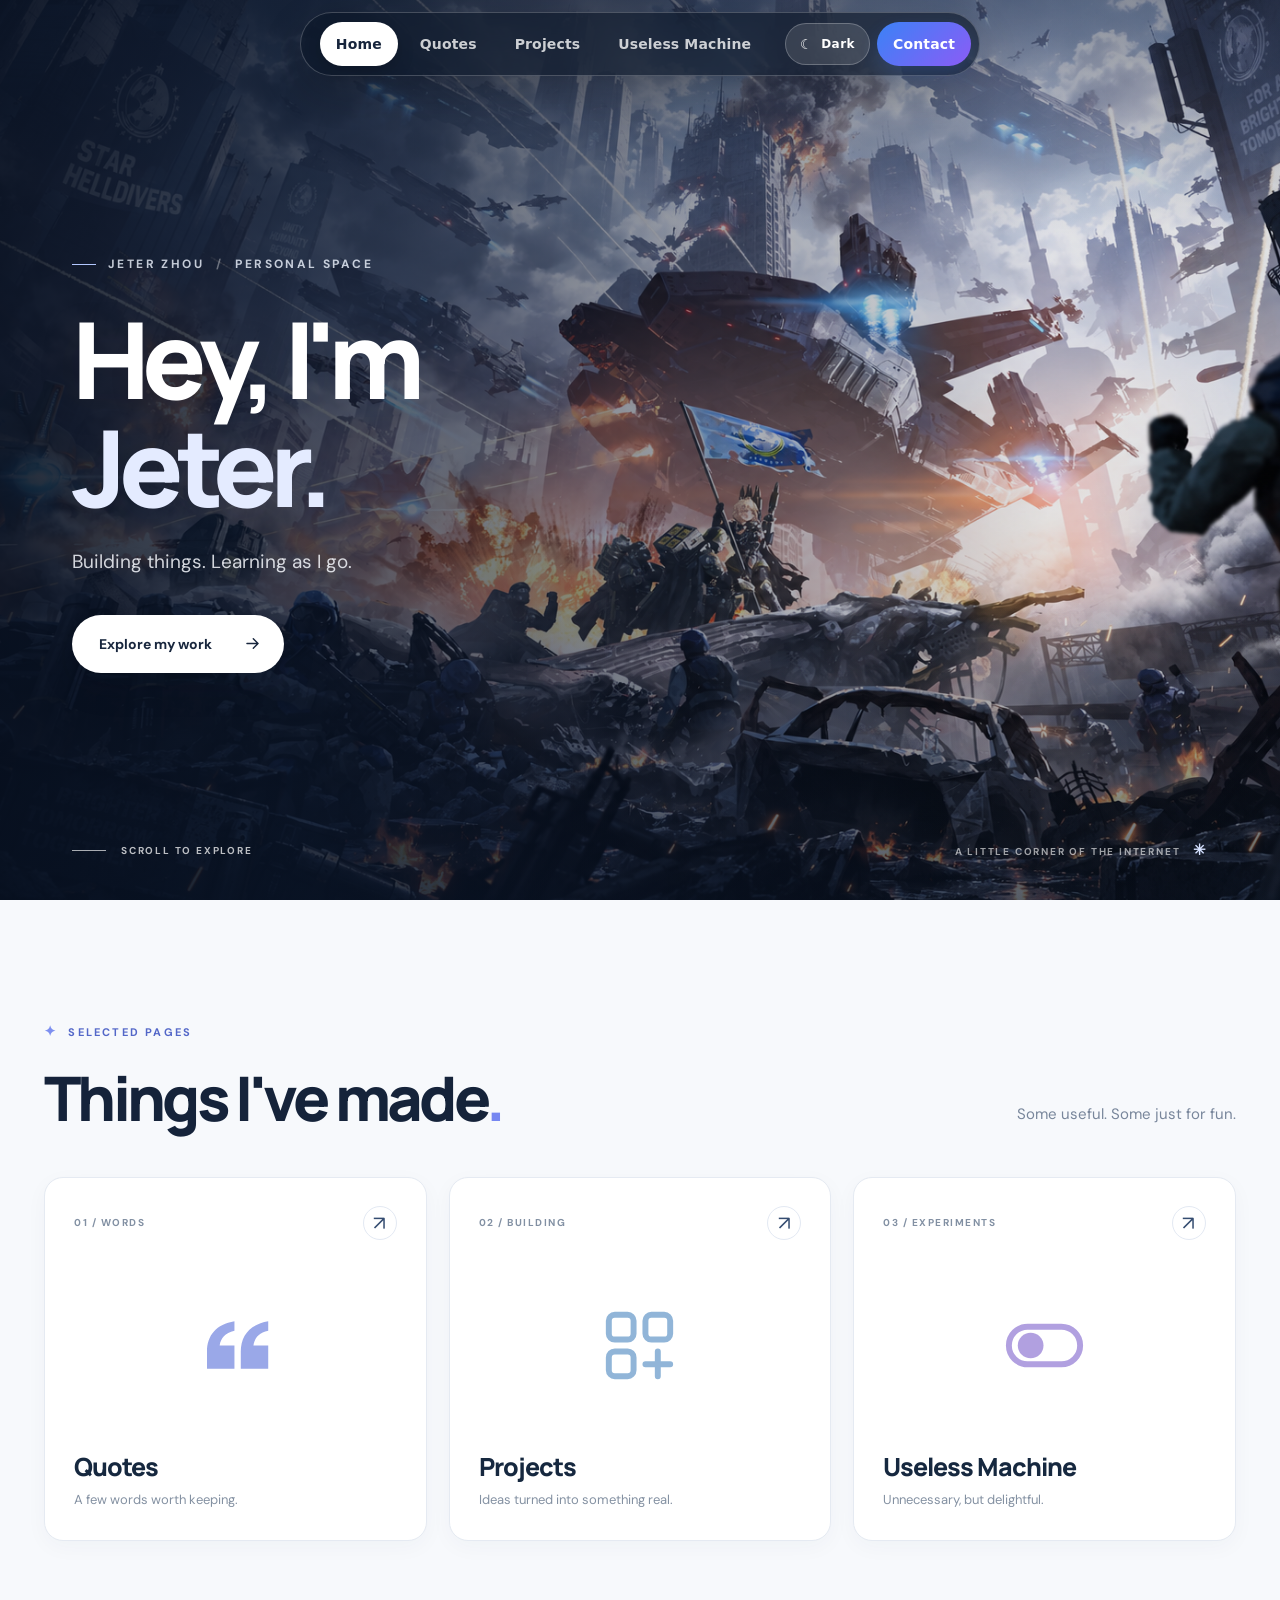
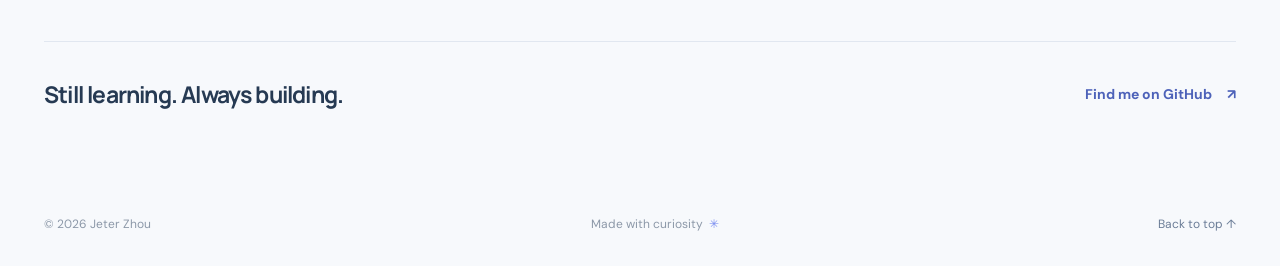
<file: index.html>
<!DOCTYPE html>
<html lang="en">
<head>
    <meta charset="UTF-8">
    <meta name="viewport" content="width=device-width, initial-scale=1.0">
    <meta name="theme-color" content="#101c2d">
    <meta name="description" content="Jeter Zhou's little corner of the internet — projects, experiments, and things made for fun.">
    <title>Jeter Zhou — Building Things for the Web</title>
    <link rel="icon" href="favicon_32x32.jpg" type="image/jpeg">
    <link rel="preconnect" href="https://fonts.googleapis.com">
    <link rel="preconnect" href="https://fonts.gstatic.com" crossorigin>
    <link href="https://fonts.googleapis.com/css2?family=DM+Sans:wght@400;500;600;700&family=Manrope:wght@400;500;600;700;800&display=swap" rel="stylesheet">
    <link rel="stylesheet" href="home-cinematic-v2.css">
    <script src="site-nav-cinematic-v2.js" defer></script>
</head>
<body class="home-page">
    <a class="home-skip-link" href="#work">Skip to projects</a>

    <main id="main-content" class="home-main">
        <!-- Full-screen, cinematic hero. The wallpaper is set in home-cinematic-v2.css. -->
        <section class="home-hero" id="top" aria-labelledby="home-title">
            <div class="home-hero__inner">
                <div class="home-hero__copy">
                    <p class="home-hero__eyebrow"><span class="home-hero__eyebrow-line" aria-hidden="true"></span> JETER ZHOU <span class="home-hero__eyebrow-divider" aria-hidden="true">/</span> PERSONAL SPACE</p>
                    <h1 id="home-title">Hey, I'm<br><span>Jeter.</span></h1>
                    <p class="home-hero__description">Building things. Learning as I go.</p>
                    <a class="home-hero__button" href="#work">
                        Explore my work
                        <svg aria-hidden="true" viewBox="0 0 24 24" fill="none"><path d="M5 12h14m-6-6 6 6-6 6" stroke="currentColor" stroke-width="1.8" stroke-linecap="round" stroke-linejoin="round"/></svg>
                    </a>
                </div>
            </div>
            <a class="home-hero__scroll" href="#work" aria-label="Scroll to projects">
                <span class="home-hero__scroll-line" aria-hidden="true"></span>
                <span>SCROLL TO EXPLORE</span>
            </a>
            <p class="home-hero__corner">A LITTLE CORNER OF THE INTERNET <span aria-hidden="true">✳</span></p>
        </section>

        <!-- Light, spacious project section: no extra decorative photos. -->
        <section class="home-work" id="work" aria-labelledby="home-work-title">
            <div class="home-container">
                <div class="home-section-heading">
                    <div>
                        <p class="home-kicker"><span aria-hidden="true">✦</span> SELECTED PAGES</p>
                        <h2 id="home-work-title">Things I've made<span class="home-heading-dot">.</span></h2>
                    </div>
                    <p class="home-section-heading__aside">Some useful. Some just for fun.</p>
                </div>

                <div class="home-work__grid">
                    <a class="home-project-card home-project-card--quotes" href="quotes.html" aria-label="Explore Quotes">
                        <div class="home-project-card__top"><span>01 / WORDS</span><span class="home-project-card__arrow" aria-hidden="true">↗</span></div>
                        <div class="home-project-card__art" aria-hidden="true">
                            <svg viewBox="0 0 90 90" fill="none"><path d="M18 51c0-16 9-26 26-29v9c-9 2-13 7-14 14h14v22H18V51Zm32 0c0-16 9-26 26-29v9c-9 2-13 7-14 14h14v22H50V51Z" fill="currentColor"/></svg>
                        </div>
                        <div class="home-project-card__bottom"><h3>Quotes</h3><p>A few words worth keeping.</p></div>
                    </a>

                    <a class="home-project-card home-project-card--projects" href="project.html" aria-label="Explore Projects">
                        <div class="home-project-card__top"><span>02 / BUILDING</span><span class="home-project-card__arrow" aria-hidden="true">↗</span></div>
                        <div class="home-project-card__art" aria-hidden="true">
                            <svg viewBox="0 0 96 96" fill="none" stroke="currentColor" stroke-width="6" stroke-linecap="round" stroke-linejoin="round"><rect x="17" y="17" width="25" height="25" rx="6"/><rect x="54" y="17" width="25" height="25" rx="6"/><rect x="17" y="54" width="25" height="25" rx="6"/><path d="M54 67h25M66.5 54v25"/></svg>
                        </div>
                        <div class="home-project-card__bottom"><h3>Projects</h3><p>Ideas turned into something real.</p></div>
                    </a>

                    <a class="home-project-card home-project-card--machine" href="machine.html" aria-label="Explore Useless Machine">
                        <div class="home-project-card__top"><span>03 / EXPERIMENTS</span><span class="home-project-card__arrow" aria-hidden="true">↗</span></div>
                        <div class="home-project-card__art" aria-hidden="true">
                            <svg viewBox="0 0 96 96" fill="none"><rect x="12" y="29" width="72" height="38" rx="19" stroke="currentColor" stroke-width="6"/><circle cx="34" cy="48" r="13" fill="currentColor"/></svg>
                        </div>
                        <div class="home-project-card__bottom"><h3>Useless Machine</h3><p>Unnecessary, but delightful.</p></div>
                    </a>
                </div>

                <div class="home-about" id="about">
                    <p>Still learning. Always building.</p>
                    <a href="https://github.com/JeterZhou" target="_blank" rel="noopener noreferrer">Find me on GitHub <span aria-hidden="true">↗</span></a>
                </div>
            </div>
        </section>
    </main>

    <footer class="home-footer">
        <div class="home-container home-footer__inner">
            <span>© <span id="copyrightYear">2026</span> Jeter Zhou</span>
            <span>Made with curiosity <span class="home-footer__star" aria-hidden="true">✳</span></span>
            <a href="#top">Back to top ↑</a>
        </div>
    </footer>
    <script>document.getElementById('copyrightYear').textContent = new Date().getFullYear();</script>
</body>
</html>
</file>
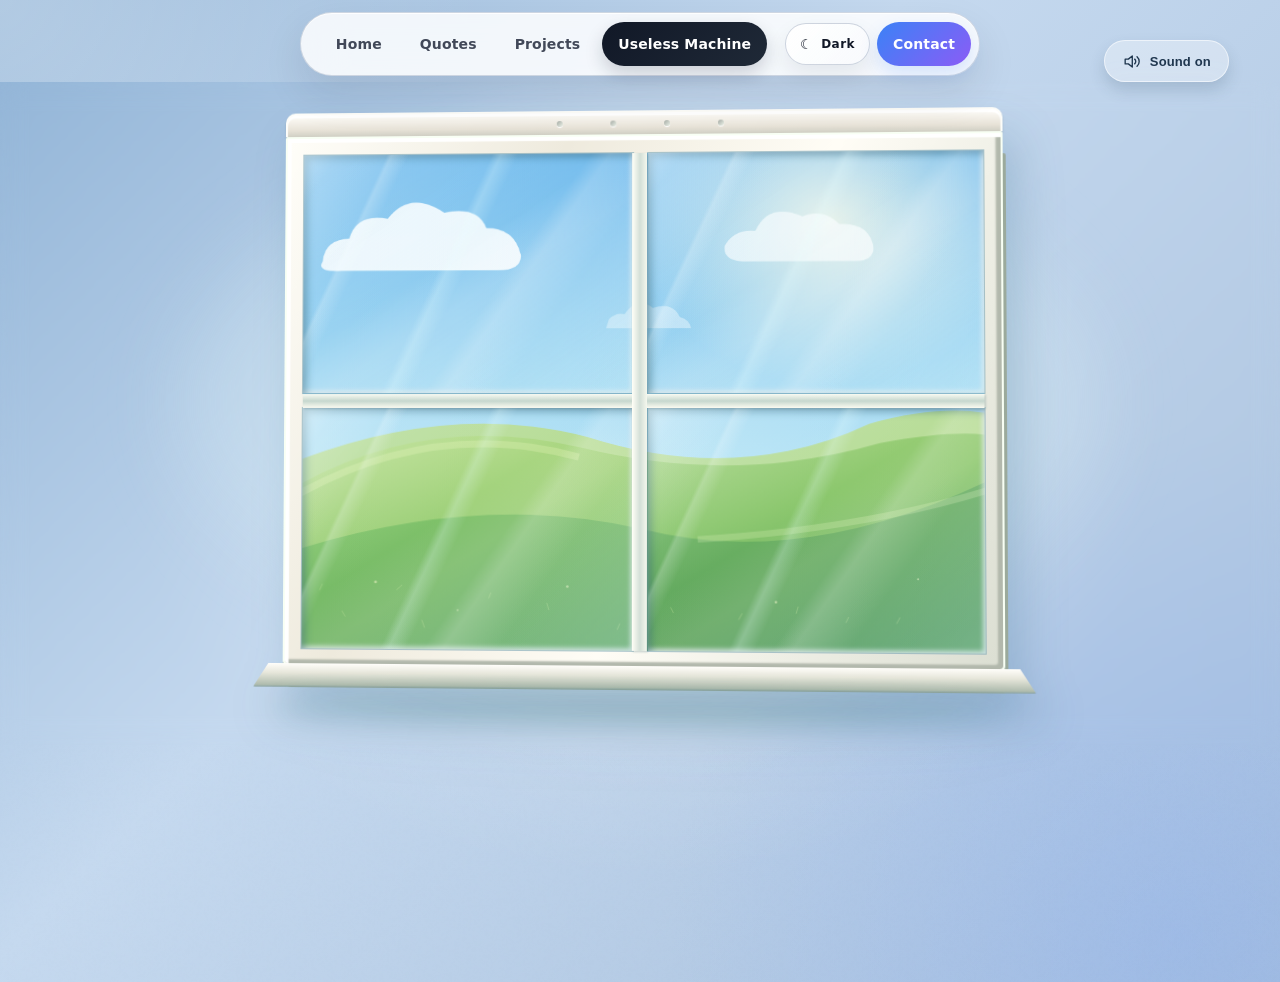
<file: machine.html>
<!DOCTYPE html>
<html lang="en">
<head>
<meta charset="UTF-8" />
<meta name="viewport" content="width=device-width, initial-scale=1.0" />
<meta name="theme-color" content="#74bde9" />
<title>press the window</title>
<link rel="stylesheet" href="styles.css" />
<link rel="icon"  href="favicon_32x32.jpg" type="image/x-icon">
<style>
/* Tighter layout below the site navigation; keep the window centered. */
.window-grid .pane,
.window-grid .pane.is-broken {
  cursor: url("data:image/svg+xml,%3Csvg xmlns='http://www.w3.org/2000/svg' width='32' height='32' viewBox='0 0 32 32'%3E%3Cpath d='M8 26L21 12' stroke='%23573d22' stroke-width='5' stroke-linecap='round'/%3E%3Cpath d='M16 5l11 6-4 7-11-6z' fill='%23f3bd55' stroke='%23553e27' stroke-width='2' stroke-linejoin='round'/%3E%3C/svg%3E") 25 8, pointer;
}
@media (min-width: 821px) {
  .world > .main {
    grid-template-columns: minmax(0, 1fr);
    width: 100%;
    max-width: none;
    min-height: 0;
    margin: 0;
    padding: 18px clamp(24px, 6vw, 96px) 32px;
    justify-content: flex-start;
    align-items: stretch;
    gap: 20px;
  }
  .world > .main > .story { text-align: left; }
  .world > .main > .stage { padding-bottom: 18px; }
}
.world > .main.expanded-window {
  padding-left: 8px;
  padding-right: 8px;
}
.world > .main.expanded-window > .stage {
  grid-column: 1 / -1;
  padding-left: 8px;
  padding-right: 8px;
}
@media (max-width: 820px) {
  .world > .main {
    min-height: 0;
    padding-top: 68px;
    padding-bottom: 30px;
    justify-content: flex-start;
    gap: 18px;
  }
  .world > .main > .story { text-align: left; }
}
@media (max-width: 530px) {
  .world > .main { padding-top: 68px; gap: 16px; }
}
</style>
<script src="site-nav.js" defer></script>
</head>
<body>
<div class="world" id="world">
  <div class="noise" aria-hidden="true"></div>
  <button type="button" id="soundToggle" class="sound-toggle" aria-pressed="true" aria-label="Sound on">
    <svg id="soundIcon" viewBox="0 0 24 24" aria-hidden="true" focusable="false"><path d="M4 9v6h4l5 4V5L8 9H4Z"/><path class="sound-waves" d="M16 9a4 4 0 0 1 0 6M19 6a8 8 0 0 1 0 12"/></svg>
    <span id="soundLabel">Sound on</span>
  </button>
  <main class="main">
    <section class="stage" aria-label="Interactive 2 by 2 window">
      <div class="window-assembly">
        <div class="window-head" aria-hidden="true"><div class="head-screws"><i class="screw"></i><i class="screw"></i><i class="screw"></i><i class="screw"></i></div></div>
        <div class="window-frame"><div class="window-grid" id="windowGrid">
        <svg class="window-view" viewBox="0 0 1000 700" preserveAspectRatio="xMidYMid slice" aria-hidden="true" xmlns="http://www.w3.org/2000/svg">
          <defs><linearGradient id="glassSky" x1="0" y1="0" x2="0" y2="1"><stop stop-color="#64b4eb"/><stop offset=".69" stop-color="#b6e5f4"/><stop offset="1" stop-color="#e5f5ca"/></linearGradient><linearGradient id="insideHill" x1="0" y1="0" x2=".8" y2="1"><stop stop-color="#bbde7e"/><stop offset=".55" stop-color="#7dbf54"/><stop offset="1" stop-color="#489945"/></linearGradient><linearGradient id="insideNear" x1="0" y1="0" x2="1" y2=".8"><stop stop-color="#82c958"/><stop offset="1" stop-color="#36883b"/></linearGradient><radialGradient id="viewLight"><stop stop-color="#fffce8" stop-opacity=".85"/><stop offset="1" stop-color="#fffce8" stop-opacity="0"/></radialGradient></defs>
          <rect width="1000" height="700" fill="url(#glassSky)"/><ellipse cx="765" cy="100" rx="270" ry="230" fill="url(#viewLight)"/>
          <g fill="#fff" opacity=".89"><path d="M48 151 Q51 120 86 119 Q96 83 141 91 Q173 50 222 83 Q269 73 282 105 Q322 105 331 143 Q333 165 299 165 H75 Q38 167 48 151Z"/><path d="M619 132 Q632 108 662 111 Q681 70 728 91 Q757 79 779 102 Q822 100 827 136 Q826 154 803 154 H644 Q616 152 619 132Z" opacity=".75"/><path d="M456 235 Q466 225 478 228 Q496 202 518 219 Q546 210 556 232 Q569 235 572 248 H452Z" opacity=".48"/></g>
          <path d="M0 440 Q229 349 427 401 Q639 468 820 382 Q928 352 1000 371 V700H0Z" fill="#b2d987"/>
          <path d="M0 478 Q194 363 418 416 Q633 468 835 409 Q946 388 1000 400 V700H0Z" fill="url(#insideHill)"/>
          <path d="M0 565 Q271 477 504 530 Q734 587 1000 453 V700H0Z" fill="url(#insideNear)"/>
          <path d="M0 491 Q202 372 414 429" fill="none" stroke="#e6f3ac" stroke-opacity=".3" stroke-width="10"/><path d="M581 544 Q821 528 1000 469" fill="none" stroke="#e4f4b4" stroke-opacity=".24" stroke-width="9"/>
          <g stroke="#c5e48b" stroke-opacity=".32" stroke-width="1.4"><path d="M46 618 l4-9 m33 46 l-5-8 m78-30 l8-7 m32 60 l-4-11 m95-31 l3-8 m82 24 l-3-10 m99 37 l4-9 m75-15 l-4-8 m95 17 l5-9 m75 0 l3-10 m66 22 l4-8 m66 9 l5-9"/></g>
          <g fill="#e1edac" opacity=".6"><circle cx="126" cy="606" r="2"/><circle cx="243" cy="645" r="1.3"/><circle cx="398" cy="611" r="1.8"/><circle cx="690" cy="631" r="1.9"/><circle cx="887" cy="598" r="1.4"/></g>
        </svg>
          <div class="pane" data-pane="0" role="button" tabindex="0" aria-label="Window pane 1"><div class="glass-film"></div><div class="glass-sheen"></div><svg class="cracks" aria-hidden="true"></svg><div class="shard-layer" aria-hidden="true"></div><div class="install-glow" aria-hidden="true"></div></div>
          <div class="pane" data-pane="1" role="button" tabindex="0" aria-label="Window pane 2"><div class="glass-film"></div><div class="glass-sheen"></div><svg class="cracks" aria-hidden="true"></svg><div class="shard-layer" aria-hidden="true"></div><div class="install-glow" aria-hidden="true"></div></div>
          <div class="pane" data-pane="2" role="button" tabindex="0" aria-label="Window pane 3"><div class="glass-film"></div><div class="glass-sheen"></div><svg class="cracks" aria-hidden="true"></svg><div class="shard-layer" aria-hidden="true"></div><div class="install-glow" aria-hidden="true"></div></div>
          <div class="pane" data-pane="3" role="button" tabindex="0" aria-label="Window pane 4"><div class="glass-film"></div><div class="glass-sheen"></div><svg class="cracks" aria-hidden="true"></svg><div class="shard-layer" aria-hidden="true"></div><div class="install-glow" aria-hidden="true"></div></div>
        </div></div>
        <div class="window-sill"></div><div class="window-shadow"></div>
      </div>
    </section>
  </main>
</div>
<!-- The aircraft sits outside the world stacking context so it can fly over the entire screen. -->
<div class="aircraft" id="aircraft" aria-hidden="true">
  <svg class="helicopter-svg" viewBox="0 0 218 105" xmlns="http://www.w3.org/2000/svg" aria-hidden="true">
    <defs><linearGradient id="heliPaint" x1="0" y1="0" x2="0" y2="1"><stop stop-color="#fff5a9"/><stop offset=".35" stop-color="#ffdc62"/><stop offset="1" stop-color="#ed9d32"/></linearGradient><linearGradient id="heliWindow" x1="0" y1="0" x2="1" y2="1"><stop stop-color="#b9edfb"/><stop offset=".57" stop-color="#4ca5c3"/><stop offset="1" stop-color="#286889"/></linearGradient></defs>
    <path d="M139 47 L194 36 L201 43 L152 64Z" fill="#e8ac34" stroke="#6f674b" stroke-width="2" stroke-linejoin="round"/><path d="M194 39L199 25L206 28L207 57L198 56Z" fill="#ffce49" stroke="#675f51" stroke-width="2"/>
    <g class="rotor-small"><path d="M200 27V59M185 43H215" stroke="#2a4e60" stroke-width="3.8" stroke-linecap="round"/><circle cx="200" cy="43" r="5" fill="#f8e8a5" stroke="#385c68" stroke-width="2"/></g>
    <path d="M42 52 Q46 29 87 28 L123 28 Q151 34 159 56 Q161 75 138 82 L77 82 Q46 82 38 67 Q35 60 42 52Z" fill="url(#heliPaint)" stroke="#736d56" stroke-width="2.6"/>
    <path d="M50 50 Q58 36 78 36 H88 V65 H44 Q42 58 50 50Z" fill="url(#heliWindow)" stroke="#477289" stroke-width="2"/>
    <path d="M95 36 H115 Q136 38 142 59 L143 66 H95Z" fill="url(#heliWindow)" stroke="#477289" stroke-width="2"/>
    <path d="M70 38 L64 63 M118 37 L133 63" stroke="#eafffb" stroke-width="3" opacity=".48"/>
    <path d="M39 68 Q67 83 130 75" fill="none" stroke="#fff0a0" stroke-width="3" opacity=".95"/>
    <path d="M103 29V17" stroke="#586772" stroke-width="5" stroke-linecap="round"/>
    <g class="rotor"><rect x="14" y="13" width="173" height="7" rx="3.5" fill="#2e586b"/><path d="M16 14L6 17M185 14L200 17" stroke="#9ab7bf" stroke-width="2.5" stroke-linecap="round"/><rect x="90" y="10" width="26" height="8" rx="4" fill="#577885"/></g>
    <path d="M63 81L59 94M131 80L137 94M49 94H153" fill="none" stroke="#385867" stroke-width="4.2" stroke-linecap="round" stroke-linejoin="round"/>
    <path d="M53 97H148" stroke="#dbe7dd" stroke-width="2" stroke-linecap="round"/>
    <rect x="105" y="71" width="28" height="7" rx="2" fill="#fff3be" opacity=".9"/>
    <circle cx="152" cy="55" r="3" fill="#ef553c"/><circle cx="44" cy="59" r="2.4" fill="#fff9e1"/>
  </svg>
  <div class="sling" id="sling"><div class="cable"></div><div class="hook"></div><div class="cargo" id="cargo"></div></div>
</div>
<script>
(()=>{'use strict';
  const grid=document.getElementById('windowGrid');
  const panes=[...grid.querySelectorAll('.pane')];
  let state=[],gridSize=Math.round(Math.sqrt(panes.length));
  const ui={aircraft:document.getElementById('aircraft'),sling:document.getElementById('sling'),cargo:document.getElementById('cargo')};
  const assembly=grid.closest('.window-assembly'),stage=grid.closest('.stage'),main=document.querySelector('.main');
  const initialPaneWidth=panes[0].offsetWidth,initialPaneHeight=panes[0].offsetHeight;
  const initialGapX=parseFloat(getComputedStyle(grid).columnGap),initialGapY=parseFloat(getComputedStyle(grid).rowGap);
  const frameWidth=assembly.offsetWidth-grid.offsetWidth;
  let activeFlights=0,generation=0,muted=false,audioCtx=null,rotorAudio=null;
  let baseAircraftAvailable=true,aircraftSerial=0;
  function createState(el,index){return{el,index,hits:0,broken:false,point:null,seed:137+index*119,repairing:false}}
  function createPane(index){
    const el=document.createElement('div');
    el.className='pane';el.dataset.pane=String(index);el.setAttribute('role','button');el.tabIndex=0;el.setAttribute('aria-label',`Window pane ${index+1}`);
    el.innerHTML='<div class="glass-film"></div><div class="glass-sheen"></div><svg class="cracks" aria-hidden="true"></svg><div class="shard-layer" aria-hidden="true"></div><div class="install-glow" aria-hidden="true"></div>';
    return el;
  }
  function createAircraftRig(){
    if(baseAircraftAvailable){baseAircraftAvailable=false;return{aircraft:ui.aircraft,sling:ui.sling,cargo:ui.cargo,isBase:true}}
    const aircraft=ui.aircraft.cloneNode(true),serial=++aircraftSerial;
    const elements=[aircraft,...aircraft.querySelectorAll('[id]')],ids=new Map();
    elements.forEach(el=>{const id=el.id;if(id){const next=`${id}-${serial}`;ids.set(id,next);el.id=next}});
    [aircraft,...aircraft.querySelectorAll('*')].forEach(el=>el.getAttributeNames().forEach(name=>{
      const value=el.getAttribute(name);if(!value||!value.includes('#'))return;
      let updated=value;ids.forEach((next,id)=>{updated=updated.replaceAll(`#${id}`,`#${next}`)});
      if(updated!==value)el.setAttribute(name,updated);
    }));
    document.body.append(aircraft);
    aircraft.style.display='none';
    return{aircraft,sling:aircraft.querySelector('.sling'),cargo:aircraft.querySelector('.cargo'),isBase:false};
  }
  function connectPane(s){
    s.el.addEventListener('pointerdown',e=>{if(e.button!==0)return;hit(s,e)});
    s.el.addEventListener('keydown',e=>{if(e.key==='Enter'||e.key===' '){e.preventDefault();hit(s,null)}});
    syncPane(s);
  }
  state=panes.map((el,index)=>createState(el,index));
  state.forEach(connectPane);
  function fitExpandedWindow(){
    if(gridSize===2)return;
    const stageStyle=getComputedStyle(stage);
    const availableWidth=stage.clientWidth-parseFloat(stageStyle.paddingLeft)-parseFloat(stageStyle.paddingRight);
    const desiredGridWidth=gridSize*initialPaneWidth+(gridSize-1)*initialGapX;
    const desiredGridHeight=gridSize*initialPaneHeight+(gridSize-1)*initialGapY;
    const width=Math.min(desiredGridWidth+frameWidth,availableWidth);
    assembly.style.maxWidth='none';
    assembly.style.width=`${Math.max(0,width)}px`;
    grid.style.aspectRatio=`${desiredGridWidth} / ${desiredGridHeight}`;
  }
  const reduced=window.matchMedia('(prefers-reduced-motion: reduce)').matches;
  const ms=n=>reduced?Math.max(120,n*.47):n;
  const wait=n=>new Promise(r=>setTimeout(r,ms(n)));
  const clamp=(v,a,b)=>Math.min(b,Math.max(a,v));
  const ease=t=>t*t*(3-2*t);
  const out=t=>1-Math.pow(1-t,3);
  const randGen=seed=>()=>{seed|=0;seed=seed+0x6D2B79F5|0;let t=Math.imul(seed^seed>>>15,1|seed);t=t+Math.imul(t^t>>>7,61|t)^t;return((t^t>>>14)>>>0)/4294967296};
  function syncPane(s){
    s.el.classList.toggle('is-broken',s.broken);
    s.el.setAttribute('aria-label',`Window pane ${s.index+1}`);
    s.el.setAttribute('aria-disabled',String(s.broken||s.repairing));
  }
  function getPoint(s,ev){const r=s.el.getBoundingClientRect();let x=ev?.clientX,y=ev?.clientY;if(!Number.isFinite(x)||!Number.isFinite(y)){x=r.left+r.width/2;y=r.top+r.height/2}return {x:clamp(x-r.left,9,r.width-9),y:clamp(y-r.top,9,r.height-9)}}
  function farthest(x,y,a,w,h){const dx=Math.cos(a),dy=Math.sin(a),ts=[];if(dx>1e-5)ts.push((w-x)/dx);else if(dx < -1e-5)ts.push(-x/dx);if(dy>1e-5)ts.push((h-y)/dy);else if(dy < -1e-5)ts.push(-y/dy);return Math.min(...ts.filter(v=>v>=0))||1}
  const p=(x,y)=>`${x.toFixed(2)},${y.toFixed(2)}`;
  function drawCracks(s){const svg=s.el.querySelector('.cracks');if(!s.hits||s.broken){svg.innerHTML='';return}
    const r=s.el.getBoundingClientRect(),w=r.width,h=r.height,x=s.point.x/r.width*w,y=s.point.y/r.height*h;
    const rnd=randGen(s.seed),n=s.hits===1?10:18,off=rnd()*Math.PI*2;
    const rays=[];let lines=[];let hair=[];
    for(let i=0;i<n;i++){
      const a=off+(i+(.5-rnd())*.17)*Math.PI*2/n,dx=Math.cos(a),dy=Math.sin(a),max=farthest(x,y,a,w,h)*(s.hits===1?.34+rnd()*.2:.86+rnd()*.14);
      const pts=[[x,y]];for(let k=1;k<=5;k++){const t=k/5,jag=(rnd()-.5)*(s.hits===1?6:13);pts.push([x+dx*max*t+(-dy)*jag,y+dy*max*t+dx*jag])}
      rays.push({a,max});lines.push('M'+pts.map(v=>p(...v)).join(' L'));
      if(i%2===0||s.hits===2){const k=s.hits===1?3:3+Math.floor(rnd()*2),at=pts[k],sign=rnd()>.5?1:-1,branch=a+sign*(.4+rnd()*.5),len=max*(.18+rnd()*.25);hair.push(`M${p(...at)} l${p(Math.cos(branch)*len,Math.sin(branch)*len)}`)}
      if(s.hits===2&&i%3===1){const at=pts[4],dir=a+(rnd()>.5?1:-1)*.25;hair.push(`M${p(...at)} l${p(Math.cos(dir)*max*.12,Math.sin(dir)*max*.12)}`)}
    }
    const rings=[];const ringCounts=s.hits===1?[.15,.32]:[.12,.22,.39,.58,.74];
    for(const t of ringCounts){const pts=rays.map(({a,max})=>[x+Math.cos(a)*max*t*(.9+rnd()*.2),y+Math.sin(a)*max*t*(.9+rnd()*.2)]);rings.push('M'+pts.map(v=>p(...v)).join(' L')+' Z')}
    if(s.hits===2){const extra=randGen(s.seed+22);for(let j=0;j<22;j++){const a=extra()*Math.PI*2,dist=farthest(x,y,a,w,h),t=.32+extra()*.6,sx=x+Math.cos(a)*dist*t,sy=y+Math.sin(a)*dist*t,branch=a+((extra()-.5)*2),l=9+extra()*21;hair.push(`M${p(sx,sy)} l${p(Math.cos(branch)*l,Math.sin(branch)*l)}`)}}
    const d=[...lines,...rings].join(' '),dh=hair.join(' ');
    svg.setAttribute('viewBox',`0 0 ${w} ${h}`);
    svg.innerHTML=`<path class="crack-dark" d="${d}"/><path class="crack-light" d="${d}" transform="translate(-.9 -.7)"/><path class="crack-inner" d="${dh}"/><circle cx="${x}" cy="${y}" r="${s.hits===1?4:8}" fill="none" stroke="#faffffdc" stroke-width="1.5"/>`;
    svg.animate([{opacity:0},{opacity:1}],{duration:ms(230),easing:'ease-out'});
  }
  function impact(s,point){const div=document.createElement('div');div.className='impact-ring';div.style.left=point.x+'px';div.style.top=point.y+'px';s.el.append(div);setTimeout(()=>div.remove(),430);s.el.animate([{transform:'translateX(0)'},{transform:'translateX(-2px) rotate(-.25deg)',offset:.2},{transform:'translateX(2px) rotate(.2deg)',offset:.55},{transform:'translateX(0)'}],{duration:ms(255),easing:'ease-out'})}
  function spawnShards(s){const r=s.el.getBoundingClientRect(),w=r.width,h=r.height,cx=s.point.x,cy=s.point.y,rnd=randGen(s.seed+718);const num=19,off=rnd()*.4;const angles=Array.from({length:num},(_,i)=>off+i*Math.PI*2/num);const rings=[0,.24,.57,1.001].map((q,ri)=>angles.map((a,i)=>{const len=farthest(cx,cy,a,w,h);let rr=len*q*(ri===3?1:.88+rnd()*.22);return[cx+Math.cos(a)*rr,cy+Math.sin(a)*rr]}));
    // Every irregular triangle is animated separately; no physics library or network files required.
    const svg=document.createElementNS('http://www.w3.org/2000/svg','svg');svg.setAttribute('viewBox',`0 0 ${w} ${h}`);svg.setAttribute('preserveAspectRatio','none');svg.innerHTML=`<defs><linearGradient id="frag${s.index}" x1="0" y1="0" x2="1" y2="1"><stop stop-color="#ffffff" stop-opacity=".88"/><stop offset=".45" stop-color="#bfeafb" stop-opacity=".51"/><stop offset="1" stop-color="#e1fdff" stop-opacity=".85"/></linearGradient></defs>`;
    const fragments=[];function add(points){const shape=document.createElementNS('http://www.w3.org/2000/svg','polygon');shape.setAttribute('points',points.map(v=>p(...v)).join(' '));shape.setAttribute('fill',`url(#frag${s.index})`);shape.setAttribute('fill-opacity',String(.58+rnd()*.33));shape.setAttribute('stroke','#f6ffff');shape.setAttribute('stroke-opacity','.85');shape.setAttribute('stroke-width','1.35');shape.style.transformBox='fill-box';shape.style.transformOrigin='center';svg.appendChild(shape);fragments.push(shape)}
    for(let i=0;i<num;i++){let j=(i+1)%num;add([[cx,cy],rings[1][i],rings[1][j]]);for(let k=1;k<3;k++){const a=rings[k][i],b=rings[k][j],c=rings[k+1][i],d=rings[k+1][j];if(rnd()>.5){add([a,b,d]);add([a,d,c])}else{add([a,b,c]);add([b,d,c])}}}
    const layer=s.el.querySelector('.shard-layer');layer.replaceChildren(svg);
    fragments.forEach((shape,i)=>{const angle=Math.atan2((rnd()-.5)*h,(rnd()-.5)*w);const dx=(rnd()-.5)*Math.min(170,w*.8),dy=55+rnd()*Math.min(230,h*1.35),rot=(rnd()-.5)*310;shape.animate([{transform:'translate(0px,0px) rotate(0deg)',opacity:1},{transform:`translate(${dx*.45}px,${-15-rnd()*45}px) rotate(${rot*.27}deg)`,opacity:1,offset:.23},{transform:`translate(${dx}px,${dy}px) rotate(${rot}deg)`,opacity:0}],{duration:ms(850+rnd()*850),delay:ms(rnd()*130),easing:'cubic-bezier(.22,.5,.38,1)',fill:'forwards'});});
    setTimeout(()=>layer.replaceChildren(),ms(1930));
  }
  function hit(s,ev){
    if(s.broken||s.repairing)return;
    const pt=getPoint(s,ev);
    if(s.hits===0)s.point=pt;
    s.hits++;
    impact(s,pt);
    playGlass(s.hits);
    if(s.hits<3){drawCracks(s);syncPane(s);return}
    s.broken=true;
    s.repairing=true;
    syncPane(s);
    s.el.querySelector('.cracks').innerHTML='';
    spawnShards(s);
    void repairPane(s);
    if(state.every(pane=>pane.broken))advanceGrid();
  }
  function advanceGrid(){
    if(gridSize>=5)return;
    generation++;
    gridSize++;
    state.forEach(s=>s.el.remove());
    state=Array.from({length:gridSize*gridSize},(_,index)=>createState(createPane(index),index));
    state.forEach(s=>grid.append(s.el));
    state.forEach(connectPane);
    grid.style.gridTemplateColumns=`repeat(${gridSize},minmax(0,1fr))`;
    grid.style.gridTemplateRows=`repeat(${gridSize},minmax(0,1fr))`;
    grid.style.columnGap=`${initialGapX}px`;
    grid.style.rowGap=`${initialGapY}px`;
    grid.classList.toggle('large-grid',gridSize>2);
    stage.setAttribute('aria-label',`Interactive ${gridSize} by ${gridSize} window`);
    main.classList.add('expanded-window');
    requestAnimationFrame(fitExpandedWindow);
  }
  // All sound is optional and synthesized locally with Web Audio.
  function context(){if(muted)return null;try{audioCtx=audioCtx||new(window.AudioContext||window.webkitAudioContext)();if(audioCtx.state==='suspended')audioCtx.resume();return audioCtx}catch{return null}}
  function tone(freq,dur,kind='triangle',vol=.035,delay=0){const ctx=context();if(!ctx)return;const osc=ctx.createOscillator(),gain=ctx.createGain(),now=ctx.currentTime+delay;osc.type=kind;osc.frequency.setValueAtTime(freq,now);osc.frequency.exponentialRampToValueAtTime(Math.max(55,freq*.62),now+dur);gain.gain.setValueAtTime(.0001,now);gain.gain.exponentialRampToValueAtTime(vol,now+.008);gain.gain.exponentialRampToValueAtTime(.0001,now+dur);osc.connect(gain).connect(ctx.destination);osc.start(now);osc.stop(now+dur+.02)}
  function noiseBurst(duration=.15,volume=.035){const ctx=context();if(!ctx)return;const frames=Math.floor(ctx.sampleRate*duration),buffer=ctx.createBuffer(1,frames,ctx.sampleRate),data=buffer.getChannelData(0);for(let i=0;i<frames;i++)data[i]=(Math.random()*2-1)*(1-i/frames);const src=ctx.createBufferSource(),filter=ctx.createBiquadFilter(),gain=ctx.createGain();src.buffer=buffer;filter.type='highpass';filter.frequency.value=570;gain.gain.value=volume;src.connect(filter).connect(gain).connect(ctx.destination);src.start()}
  function playGlass(stage){if(muted)return;tone(stage===3?210:stage===2?490:730,.16,'triangle',stage===3?.07:.035);noiseBurst(stage===3?.6:stage===2?.23:.08,stage===3?.11:.045);if(stage===3)for(let i=0;i<7;i++)tone(500+i*170,.23,'sine',.012,i*.045)}
  function startRotor(){const ctx=context();if(!ctx||rotorAudio)return;const osc=ctx.createOscillator(),gain=ctx.createGain(),lfo=ctx.createOscillator(),lfoGain=ctx.createGain();osc.type='sawtooth';osc.frequency.value=59;lfo.type='sine';lfo.frequency.value=17;lfoGain.gain.value=.016;lfo.connect(lfoGain).connect(gain.gain);gain.gain.value=.025;osc.connect(gain).connect(ctx.destination);osc.start();lfo.start();rotorAudio={osc,gain,lfo,lfoGain};}
  function stopRotor(){if(!rotorAudio)return;try{rotorAudio.osc.stop();rotorAudio.lfo.stop()}catch{}rotorAudio=null}
  document.getElementById('soundToggle').addEventListener('click',()=>{muted=!muted;const button=document.getElementById('soundToggle');button.setAttribute('aria-pressed',String(!muted));button.setAttribute('aria-label',muted?'Sound off':'Sound on');button.classList.toggle('is-muted',muted);document.getElementById('soundLabel').textContent=muted?'Sound off':'Sound on';if(muted)stopRotor();else{context();if(activeFlights)startRotor();tone(690,.1,'sine',.025)}});
  function flightPose(rig,x,y,scale,opacity=1,tilt=0,rope=24){const a=rig.aircraft;rig.pose={x,y,scale,opacity,tilt};a.style.left=x+'px';a.style.top=y+'px';a.style.opacity=String(opacity);a.style.transform=`translateX(-50%) scale(${scale}) rotate(${tilt}deg)`;rig.sling.style.setProperty('--rope',Math.max(0,rope)+'px')}
  function tween(duration,fn,token){return new Promise(resolve=>{const start=performance.now(),dur=ms(duration);function frame(now){if(token!==null&&token!==generation){resolve(false);return}const t=clamp((now-start)/dur,0,1);fn(t);if(t<1)requestAnimationFrame(frame);else resolve(true)}requestAnimationFrame(frame)})}
  function flyTarget(s){const rect=s.el.getBoundingClientRect();const x=rect.left+rect.width/2;const y=Math.max(28,rect.top-202);return{rect,x,y,rope:Math.max(10,rect.top+3-(y+82))}}
  function isBottomRow(s){return Math.floor(s.index/gridSize)===gridSize-1}
  function chooseRepairMethod(s){
    const roll=Math.random();
    // Helicopter stays the main repair method. Other methods are occasional events.
    if(isBottomRow(s)){
      if(roll<.75)return 'helicopter';
      if(roll<.87)return 'drone';
      if(roll<.95)return 'crane';
      return 'worker';
    }
    if(roll<.80)return 'helicopter';
    if(roll<.92)return 'drone';
    return 'crane';
  }
  function finishPaneRepair(s){
    s.broken=false;s.hits=0;s.point=null;s.repairing=false;syncPane(s);
    s.el.querySelector('.shard-layer').replaceChildren();s.el.querySelector('.cracks').innerHTML='';
    const glow=s.el.querySelector('.install-glow');glow.classList.remove('animate');void glow.offsetWidth;glow.classList.add('animate');
    if(!muted){tone(840,.22,'sine',.05);tone(1200,.3,'sine',.025,.07)}
  }
  function repairPane(s){
    const method=chooseRepairMethod(s);
    if(method==='helicopter')return repairPaneByHelicopter(s);
    return repairPaneByAlternative(s,method);
  }
  function createRepairActor(method){
    const actor=document.createElement('div');actor.className=`repair-actor repair-${method}`;actor.setAttribute('aria-hidden','true');
    const art={
      drone:`<svg viewBox="0 0 112 62" xmlns="http://www.w3.org/2000/svg"><g class="propeller"><ellipse cx="22" cy="15" rx="18" ry="3" fill="#405c68"/><circle cx="22" cy="15" r="4" fill="#e8f7fa" stroke="#496c7a" stroke-width="2"/></g><g class="propeller"><ellipse cx="90" cy="15" rx="18" ry="3" fill="#405c68"/><circle cx="90" cy="15" r="4" fill="#e8f7fa" stroke="#496c7a" stroke-width="2"/></g><path d="M24 19L42 29M88 19L70 29" stroke="#496c7a" stroke-width="5" stroke-linecap="round"/><path d="M39 25Q56 18 73 25L80 39Q56 48 32 39Z" fill="#f1b83f" stroke="#6b6b56" stroke-width="2"/><rect x="45" y="28" width="22" height="11" rx="4" fill="#bceafa" stroke="#3b7184" stroke-width="2"/><circle cx="56" cy="35" r="3" fill="#3b7184"/><path d="M56 43V53" stroke="#596e7a" stroke-width="2"/><rect x="42" y="51" width="28" height="7" rx="1.5" fill="#d9f7ff" stroke="#5c98aa" stroke-width="1.5"/><path d="M46 53H66" stroke="#fff" stroke-width="1.5"/></svg>`,
      crane:`<svg viewBox="0 0 260 300" xmlns="http://www.w3.org/2000/svg"><ellipse cx="91" cy="287" rx="75" ry="8" fill="#234e5a" opacity=".17"/><path d="M48 267L185 29" stroke="#7a5929" stroke-width="19" stroke-linecap="round"/><path d="M48 267L185 29" stroke="#f4bd3f" stroke-width="13" stroke-linecap="round"/><path d="M62 244L165 65M77 216L150 91M92 188L136 117" stroke="#fff0a5" stroke-width="2.5" opacity=".9"/><path d="M185 29L194 83" stroke="#344f5a" stroke-width="3"/><path d="M194 83v11q0 11 9 7q5-3 1-8" fill="none" stroke="#344f5a" stroke-width="4" stroke-linecap="round"/><rect class="crane-glass" x="169" y="94" width="50" height="59" rx="2" fill="#d7f7ffb8" stroke="#f8ffff" stroke-width="4"/><rect x="176" y="101" width="36" height="45" fill="none" stroke="#78aab9" stroke-width="1.5"/><path d="M179 104L207 143M207 104L179 143" stroke="#fff" stroke-width="1.5" opacity=".75"/><path d="M20 254H106L130 272H18Z" fill="#e8ad35" stroke="#785c31" stroke-width="3"/><rect x="37" y="232" width="55" height="29" rx="4" fill="#ffd45a" stroke="#785c31" stroke-width="3"/><rect x="47" y="237" width="26" height="12" rx="2" fill="#9dd5e6" stroke="#537b88" stroke-width="2"/><rect x="10" y="267" width="124" height="14" rx="5" fill="#4b6069"/><circle cx="35" cy="281" r="12" fill="#334d58" stroke="#b7c5c4" stroke-width="3"/><circle cx="105" cy="281" r="12" fill="#334d58" stroke="#b7c5c4" stroke-width="3"/><circle cx="35" cy="281" r="4" fill="#d5e1df"/><circle cx="105" cy="281" r="4" fill="#d5e1df"/></svg>`,
      worker:`<svg viewBox="0 0 150 230" xmlns="http://www.w3.org/2000/svg"><path d="M94 15L58 222M108 19L72 222" stroke="#bd8d48" stroke-width="5" stroke-linecap="round"/><path d="M91 36L105 39M87 59L101 62M83 82L97 85M79 105L93 108M75 128L89 131M71 151L85 154M67 174L81 177M63 197L77 200" stroke="#e7c47d" stroke-width="3"/><g class="worker-climber"><path d="M55 77L76 100L90 123M75 99L52 115M59 83L42 105M75 100L82 127" fill="none" stroke="#344f60" stroke-width="8" stroke-linecap="round"/><path d="M56 73L74 93L87 115" fill="none" stroke="#e6a83c" stroke-width="5" stroke-linecap="round"/><circle cx="52" cy="59" r="13" fill="#f0bd91" stroke="#805b43" stroke-width="2"/><path d="M38 57Q39 39 53 41Q68 42 67 57Z" fill="#f3c83f" stroke="#805b43" stroke-width="2"/><path d="M43 48H64" stroke="#fff0a3" stroke-width="3"/><path d="M69 94L87 105" stroke="#e6a83c" stroke-width="6" stroke-linecap="round"/><path d="M51 114L40 135M81 124L91 141" stroke="#344f60" stroke-width="7" stroke-linecap="round"/><path d="M40 135L33 142M91 141L98 145" stroke="#303e49" stroke-width="5" stroke-linecap="round"/></g><rect x="86" y="5" width="21" height="8" rx="2" fill="#d6f6ff" stroke="#f8ffff" stroke-width="2"/></svg>`
    };
    actor.innerHTML=art[method];document.body.append(actor);return actor;
  }
  function actorPose(actor,x,y,scale=1,opacity=1,rotation=0){actor.style.left=x+'px';actor.style.top=y+'px';actor.style.transform=`scale(${scale}) rotate(${rotation}deg)`;actor.style.opacity=String(opacity)}
  async function repairPaneByAlternative(s,method){
    const token=generation,rect=s.el.getBoundingClientRect(),cx=rect.left+rect.width/2,cy=rect.top+rect.height/2;
    const actor=createRepairActor(method),fromRight=s.index%2===0;
    let finalLeft,finalTop,scale=1,startLeft,startTop,ok=true;
    try{
      if(method==='drone'){
        finalLeft=cx-56;finalTop=cy-31;startLeft=fromRight?innerWidth+30:-135;startTop=Math.max(28,cy-78);
        actorPose(actor,startLeft,startTop,.9,.05,fromRight?-12:12);await wait(260);if(token!==generation)return;
        ok=await tween(1350,t=>{const e=ease(t);actorPose(actor,startLeft+(finalLeft-startLeft)*e,startTop+(finalTop-startTop)*e,.9+.1*e,.12+.88*e,(fromRight?-1:1)*(1-e)*12)},token);if(!ok)return;
        ok=await tween(650,t=>actorPose(actor,finalLeft,finalTop+Math.sin(t*8)*2,1,1,Math.sin(t*8)*1.5),token);if(!ok)return;
        await wait(380);if(token!==generation)return;finishPaneRepair(s);await wait(400);if(token!==generation)return;
        const exitX=fromRight?-145:innerWidth+145;await tween(850,t=>{const e=ease(t);actorPose(actor,finalLeft+(exitX-finalLeft)*e,finalTop-40*e,1-.15*e,1-e,0)},token);
      }else if(method==='crane'){
        scale=clamp((innerHeight-cy-12)/190,.48,.92);finalLeft=cx-190*scale;finalTop=cy-110*scale;
        startLeft=fromRight?innerWidth+40:-285;startTop=finalTop+55*scale;
        actorPose(actor,startLeft,startTop,scale,.05,fromRight?-7:7);await wait(320);if(token!==generation)return;
        ok=await tween(1450,t=>{const e=ease(t);actorPose(actor,startLeft+(finalLeft-startLeft)*e,startTop+(finalTop-startTop)*e,scale,.15+.85*e,(fromRight?-1:1)*(1-e)*7)},token);if(!ok)return;
        await wait(620);if(token!==generation)return;finishPaneRepair(s);await wait(460);if(token!==generation)return;
        const exitX=fromRight?-290:innerWidth+290;await tween(950,t=>{const e=ease(t);actorPose(actor,finalLeft+(exitX-finalLeft)*e,finalTop+30*e,scale,1-e,0)},token);
      }else{
        // Worker + ladder is deliberately eligible only on the current bottom row.
        if(!isBottomRow(s))return;
        scale=clamp((innerHeight-cy-12)/205,.48,.9);finalLeft=cx-96*scale;finalTop=cy-15*scale;
        startLeft=finalLeft+14*scale;startTop=finalTop+88*scale;
        actorPose(actor,startLeft,startTop,scale,.05,3);await wait(300);if(token!==generation)return;
        ok=await tween(1050,t=>{const e=ease(t);actorPose(actor,startLeft+(finalLeft-startLeft)*e,startTop+(finalTop-startTop)*e,scale,.15+.85*e,3*(1-e))},token);if(!ok)return;
        await wait(900);if(token!==generation)return;finishPaneRepair(s);await wait(500);if(token!==generation)return;
        await tween(900,t=>{const e=ease(t);actorPose(actor,finalLeft,finalTop+95*scale*e,scale,1-e,0)},token);
      }
    }finally{actor.remove()}
  }
  async function repairPaneByHelicopter(s){const token=generation,rig=createAircraftRig(),target=flyTarget(s);rig.pose=null;activeFlights++;
    try{
      await wait(900);if(token!==generation)return;
      const viewportW=innerWidth,fromRight=s.index%2===0,startX=fromRight?viewportW+100:-100,startY=Math.max(-15,target.y-95),payloadWidth=Math.max(40,target.rect.width-6),payloadHeight=Math.max(40,target.rect.height-6);
      rig.cargo.style.width=payloadWidth+'px';rig.cargo.style.height=payloadHeight+'px';rig.cargo.classList.remove('hide');rig.aircraft.style.display='block';startRotor();
      let ok=await tween(2750,t=>{const e=ease(t);flightPose(rig,startX+(target.x-startX)*e,startY+(target.y-startY)*out(t),.22+.78*e,.12+.88*clamp(t*3,0,1),Math.sin(t*8)*1.8,20)},token);if(!ok)return;
      ok=await tween(1800,t=>{flightPose(rig,target.x,target.y+Math.sin(t*12)*1.8,1,1,Math.sin(t*10)*.5,20+(target.rope-20)*ease(t))},token);if(!ok)return;
      await wait(320);if(token!==generation)return;
      rig.cargo.classList.add('hide');finishPaneRepair(s);
      await wait(720);if(token!==generation)return;
      const exitX=fromRight?-145:innerWidth+145,exitY=Math.max(-70,target.y-155);ok=await tween(1950,t=>{const e=ease(t);flightPose(rig,target.x+(exitX-target.x)*e,target.y+(exitY-target.y)*e,1-.8*e,1-e*.85,-e*3,15)},token);if(!ok)return;
      rig.aircraft.style.opacity='0';await wait(330);
    }finally{
      if(token!==generation&&rig.pose){
        const {x,y,scale,opacity,tilt}=rig.pose,exitX=s.index%2===0?-145:innerWidth+145,exitY=Math.max(-70,y-120);
        await tween(720,t=>{const e=ease(t);flightPose(rig,x+(exitX-x)*e,y+(exitY-y)*e,scale*(1-.45*e),opacity*(1-e),tilt-e*4,12)},null);
      }
      rig.aircraft.style.display='none';if(rig.isBase)baseAircraftAvailable=true;else rig.aircraft.remove();activeFlights--;if(activeFlights===0)stopRotor();
    }
  }
  // Keep crack coordinates correct after responsive layout changes.
  let resizeId=0;window.addEventListener('resize',()=>{clearTimeout(resizeId);resizeId=setTimeout(()=>{fitExpandedWindow();state.forEach(s=>{if(s.hits>0&&!s.broken&&s.point)drawCracks(s)})},110)},{passive:true});
})();
</script>
</body>
</html>
</file>
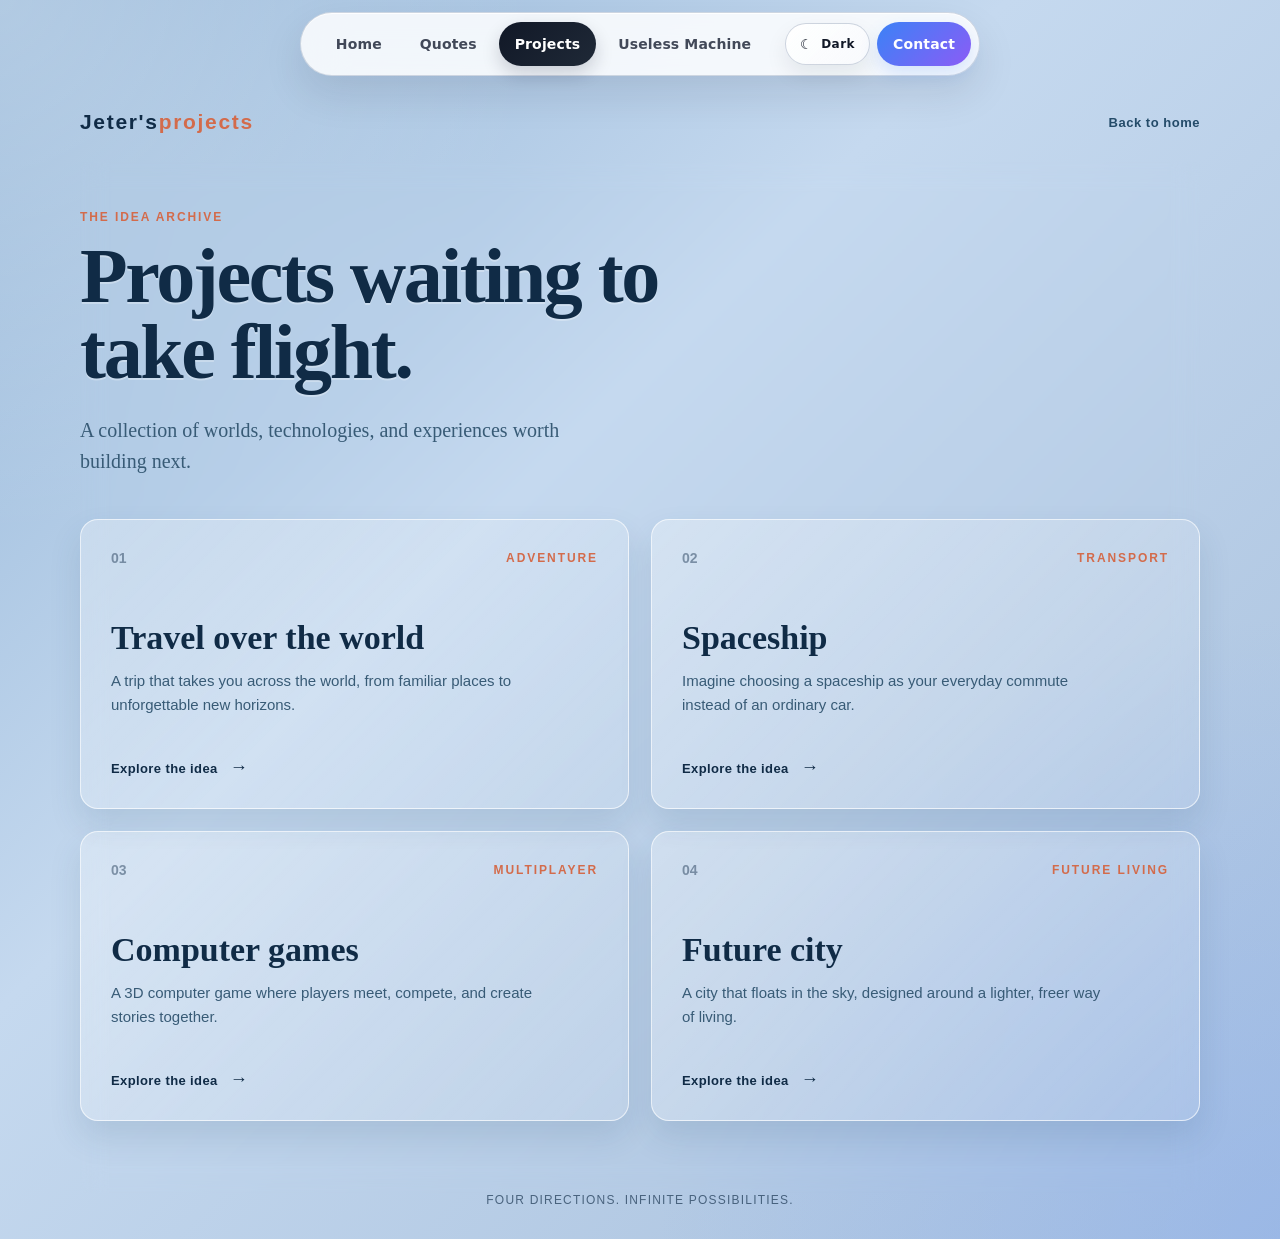
<file: project.html>
<!DOCTYPE html>
<html lang="en">
    <head>
    <meta charset="UTF-8">
    <meta name="viewport" content="width=device-width, initial-scale=1.0">
    <title>Project page</title>
    <link rel="icon"  href="favicon_32x32.jpg" type="image/x-icon">
    <link rel="stylesheet" href="styles.css">
        <script src="site-nav.js" defer></script>
</head>

    <body class="project-page">
        <header class="project-header">
            <a class="project-brand" href="index.html">Jeter's<span>projects</span></a>
            <a class="project-back" href="index.html">Back to home</a>
        </header>


        <main>
            <section class="project-intro">
                <p class="project-kicker">The idea archive</p>
                <h1>Projects waiting to take flight.</h1>
                <p class="project-lead">A collection of worlds, technologies, and experiences worth building next.</p>
            </section>

            <section class="project-grid" aria-label="Project ideas">
                <article class="project-card project-card-sky">
                    <div class="project-card-top">
                        <span class="project-number">01</span>
                        <span class="project-label">Adventure</span>
                    </div>
                    <h2>Travel over the world</h2>
                    <p>A trip that takes you across the world, from familiar places to unforgettable new horizons.</p>
                    <a href="#" class="project-link">Explore the idea <span aria-hidden="true">→</span></a>
                </article>

                <article class="project-card project-card-orbit">
                    <div class="project-card-top">
                        <span class="project-number">02</span>
                        <span class="project-label">Transport</span>
                    </div>
                    <h2>Spaceship</h2>
                    <p>Imagine choosing a spaceship as your everyday commute instead of an ordinary car.</p>
                    <a href="#" class="project-link">Explore the idea <span aria-hidden="true">→</span></a>
                </article>

                <article class="project-card project-card-play">
                    <div class="project-card-top">
                        <span class="project-number">03</span>
                        <span class="project-label">Multiplayer</span>
                    </div>
                    <h2>Computer games</h2>
                    <p>A 3D computer game where players meet, compete, and create stories together.</p>
                    <a href="https://jeterzhou.github.io/hvt-web/index.html" class="project-link">Explore the idea <span aria-hidden="true">→</span></a>
                </article>

                <article class="project-card project-card-city">
                    <div class="project-card-top">
                        <span class="project-number">04</span>
                        <span class="project-label">Future living</span>
                    </div>
                    <h2>Future city</h2>
                    <p>A city that floats in the sky, designed around a lighter, freer way of living.</p>
                    <a href="#" class="project-link">Explore the idea <span aria-hidden="true">→</span></a>
                </article>
            </section>
        </main>

        <footer class="project-footer">Four directions. Infinite possibilities.</footer>
    </body>
</html>
</file>
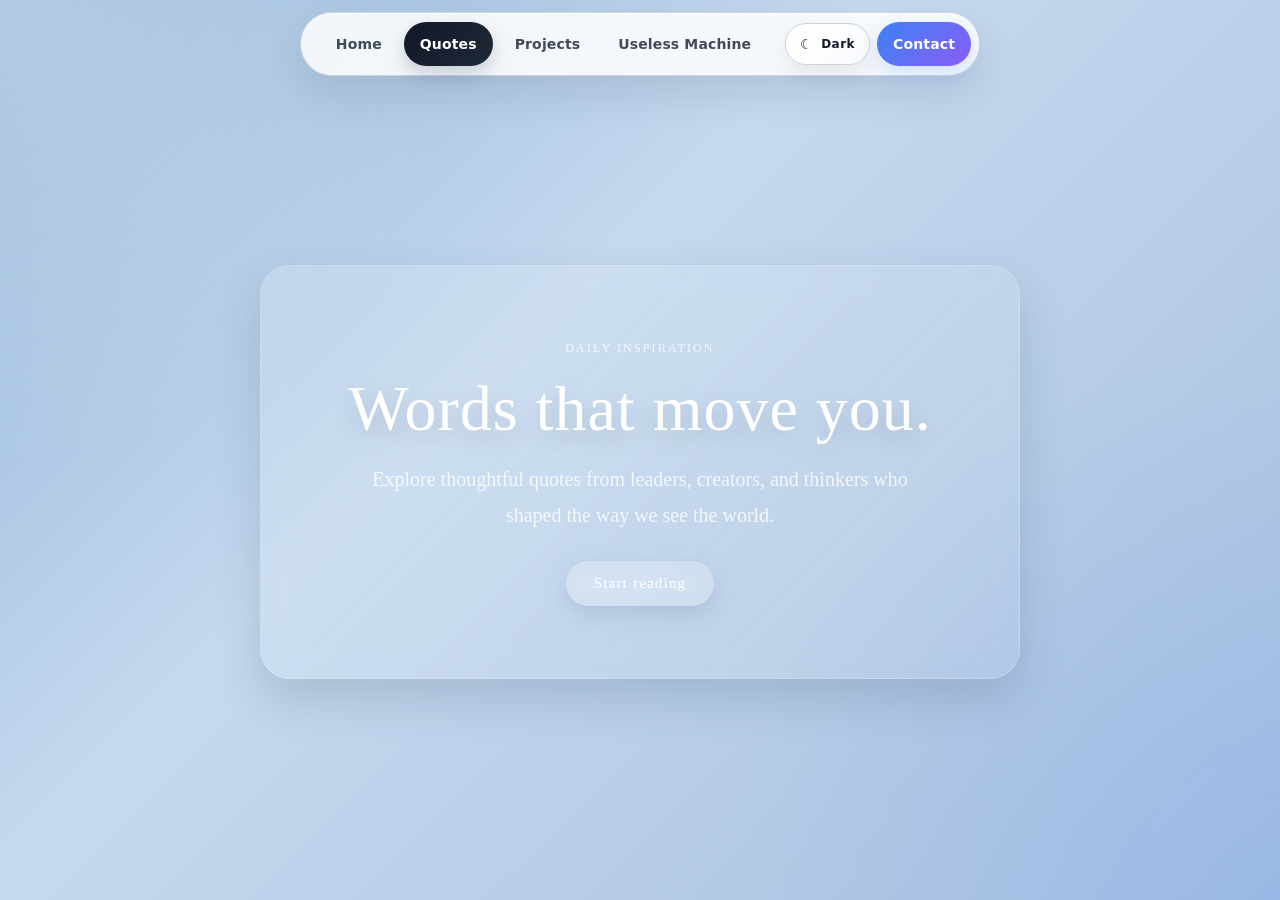
<file: quotes.html>
<!DOCTYPE html>
<html lang="en">
<head>
    <meta charset="UTF-8">
    <meta name="viewport" content="width=device-width, initial-scale=1.0">
    <title>Famous Quotes</title>
    <link rel="icon"  href="favicon_32x32.jpg" type="image/x-icon">

    <style>
        * {
            margin: 0;
            padding: 0;
            box-sizing: border-box;
        }

        body {
            --panel: linear-gradient(135deg, rgba(255,255,255,0.17), rgba(255,255,255,0.06));
            --panel-soft: rgba(255,255,255,0.055);
            --panel-border: rgba(255,255,255,0.18);
            --card-text: #162537;
            --button-text: #ffffff;
            --popup-bg: rgba(183, 209, 230, 0.90);
            --shadow: rgba(45, 73, 96, 0.18);

            width: 100%;
            min-height: 100vh;
            height: 100svh;
            padding: clamp(18px, 3vw, 42px);
            overflow: hidden;
            font-family: Georgia, 'Times New Roman', serif;

            background:
                radial-gradient(circle at top left, rgba(255,255,255,0.28), transparent 30%),
                radial-gradient(circle at bottom right, rgba(122, 165, 255, 0.28), transparent 35%),
                linear-gradient(135deg, #94b6d8 0%, #c5d9ef 40%, #a7bfdc 100%);

            transition: background 0.45s ease, color 0.35s ease;
        }

        body.dark-mode {
            --panel: linear-gradient(135deg, rgba(255,255,255,0.095), rgba(255,255,255,0.035));
            --panel-soft: rgba(255,255,255,0.035);
            --panel-border: rgba(255,255,255,0.13);
            --card-text: #eef5ff;
            --button-text: #f5f8ff;
            --popup-bg: rgba(20, 33, 54, 0.92);
            --shadow: rgba(0, 0, 0, 0.34);

            background:
                radial-gradient(circle at top left, rgba(90, 126, 176, 0.18), transparent 32%),
                radial-gradient(circle at bottom right, rgba(45, 77, 123, 0.24), transparent 38%),
                linear-gradient(135deg, #0d1626 0%, #17243a 48%, #243750 100%);
        }

        button {
            font: inherit;
        }

        .page {
            width: 100%;
            height: 100%;
            position: relative;
        }

        .hero-screen,
        .quote-app {
            width: 100%;
            height: 100%;
        }

        /* =========================
           首页
        ========================== */

        .hero-screen {
            position: relative;
            display: flex;
            align-items: center;
            justify-content: center;
            padding: 32px;
        }

        .hero-panel {
            width: min(760px, 100%);
            padding: clamp(36px, 6vw, 72px) clamp(28px, 5vw, 56px);
            border-radius: 30px;
            background: var(--panel);
            border: 1px solid var(--panel-border);
            box-shadow: 0 20px 45px var(--shadow);
            text-align: center;
            backdrop-filter: blur(12px);
        }

        .hero-kicker {
            display: inline-block;
            margin-bottom: 18px;
            font-size: 12px;
            letter-spacing: 0.18em;
            text-transform: uppercase;
            color: rgba(255,255,255,0.8);
        }

        .hero-panel h1 {
            color: white;
            font-size: clamp(40px, 5vw, 78px);
            line-height: 1.08;
            font-weight: 500;
            letter-spacing: 1px;
            text-shadow: 0 8px 24px rgba(0,0,0,0.15);
        }

        .hero-panel p {
            margin: 18px auto 0;
            max-width: 560px;
            color: rgba(255,255,255,0.8);
            font-size: clamp(16px, 1.6vw, 20px);
            line-height: 1.8;
        }

        .hero-button,
        .utility-btn {
            border: 1px solid rgba(255,255,255,0.22);
            border-radius: 999px;
            background: rgba(255,255,255,0.10);
            color: var(--button-text);
            cursor: pointer;
            transition: transform 0.25s ease, background 0.25s ease, border-color 0.25s ease;
            backdrop-filter: blur(10px);
        }

        .hero-button {
            margin-top: 28px;
            padding: 14px 28px;
            border: none;
            background: rgba(255,255,255,0.18);
            font-size: 15px;
            letter-spacing: 0.08em;
            box-shadow: 0 8px 24px rgba(72, 101, 136, 0.18);
        }

        .hero-button:hover,
        .utility-btn:hover {
            background: rgba(255,255,255,0.20);
            border-color: rgba(255,255,255,0.42);
            transform: translateY(-2px);
        }

        /* =========================
           名言页面布局
        ========================== */

        .quote-app {
            display: none;
            grid-template-rows: auto minmax(0, 1fr);
            gap: 18px;
        }

        .page.show-quotes .hero-screen {
            display: none;
        }

        .page.show-quotes .quote-app {
            display: grid;
        }

        .quote-header-wrap {
            position: relative;
            display: grid;
            grid-template-columns: minmax(0, 1fr) auto;
            align-items: center;
            gap: 16px;
        }

        header {
            width: 100%;
            padding: clamp(18px, 3vh, 30px) clamp(22px, 4vw, 36px);
            border-radius: 28px;
            background: var(--panel);
            border: 1px solid var(--panel-border);
            box-shadow: 0 18px 40px var(--shadow), inset 0 1px 0 rgba(255,255,255,0.28);
            backdrop-filter: blur(12px);
        }

        header h1 {
            color: white;
            text-align: center;
            font-size: clamp(28px, 3vw, 44px);
            font-weight: 500;
            letter-spacing: 1px;
            text-shadow: 0 6px 18px rgba(0,0,0,0.14);
        }

        .header-actions {
            display: flex;
            align-items: center;
            gap: 10px;
        }

        .utility-btn {
            min-height: 46px;
            padding: 10px 16px;
            font-size: 12px;
            letter-spacing: 0.06em;
            white-space: nowrap;
        }

        /* =========================
           卡片区域
        ========================== */

        .quote-zone {
            position: relative;
            min-height: 0;
            width: 100%;
            height: 100%;
            overflow: hidden;
            display: flex;
            align-items: center;
            justify-content: center;

            border-radius: 28px;
            background: var(--panel-soft);
            border: 1px solid rgba(255,255,255,0.10);
            box-shadow: inset 0 1px 0 rgba(255,255,255,0.16);
            backdrop-filter: blur(7px);
        }

        /*
           卡片尺寸在这里控制：
           - 总宽度最多 1260px
           - 总高度最多 560px
           - 单卡宽度最多 82px
           因此不会再一直顶到页面底部。
        */
        .cards {
            width: min(82%, 1260px);
            height: calc(100% - 58px);
            max-height: 560px;
            margin: auto;

            display: flex;
            align-items: stretch;
            justify-content: center;
            gap: clamp(8px, 0.8vw, 14px);

            transition: opacity 0.4s ease, filter 0.4s ease, transform 0.4s ease;
        }

        .quote-card {
            position: relative;
            flex: 1 1 0;
            min-width: 48px;
            max-width: 82px;
            height: 100%;

            border: 1px solid rgba(255,255,255,0.55);
            border-radius: 20px;
            background: linear-gradient(145deg, rgba(255,255,255,0.20), rgba(255,255,255,0.075));
            box-shadow: 0 12px 28px rgba(41,72,99,0.12), inset 0 1px 0 rgba(255,255,255,0.32);
            color: var(--card-text);

            font-family: inherit;
            font-size: clamp(13px, 1.05vw, 18px);
            line-height: 1.15;
            letter-spacing: 0.08em;

            display: flex;
            align-items: center;
            justify-content: center;
            writing-mode: horizontal-tb;
            white-space: nowrap;
            cursor: pointer;
            overflow: hidden;

            transition: transform 0.3s ease, background 0.3s ease, box-shadow 0.3s ease, border-color 0.3s ease;
        }

        body.dark-mode .quote-card {
            background: linear-gradient(145deg, rgba(255,255,255,0.105), rgba(255,255,255,0.035));
            border-color: rgba(255,255,255,0.20);
            box-shadow: 0 12px 28px rgba(0,0,0,0.18), inset 0 1px 0 rgba(255,255,255,0.12);
        }

        .quote-card-label {
            display: inline-block;
            white-space: nowrap;
            transform: rotate(-90deg);
            transform-origin: center;
        }

        .quote-card::before {
            content: "";
            position: absolute;
            width: 120%;
            height: 100%;
            top: 0;
            left: -130%;
            background: linear-gradient(110deg, transparent 30%, rgba(255,255,255,0.22), transparent 70%);
            transition: left 0.6s ease;
        }

        .quote-card:hover {
            transform: translateY(-6px);
            background: linear-gradient(145deg, rgba(255,255,255,0.31), rgba(255,255,255,0.11));
            border-color: rgba(255,255,255,0.9);
            box-shadow: 0 16px 30px rgba(41,72,99,0.22);
        }

        body.dark-mode .quote-card:hover {
            background: linear-gradient(145deg, rgba(255,255,255,0.16), rgba(255,255,255,0.06));
            border-color: rgba(255,255,255,0.42);
            box-shadow: 0 16px 34px rgba(0,0,0,0.30);
        }

        .quote-card:hover::before {
            left: 110%;
        }

        /* =========================
           左右翻页按钮
        ========================== */

        .page-controls {
            position: absolute;
            inset: 0;
            z-index: 5;
            pointer-events: none;
            transition: opacity 0.25s ease;
        }

        .page-btn {
            position: absolute;
            top: 50%;
            transform: translateY(-50%);
            width: 50px;
            height: 50px;
            border: 1px solid rgba(255,255,255,0.58);
            border-radius: 50%;
            background: rgba(255,255,255,0.12);
            color: white;
            font-size: 24px;
            line-height: 1;
            cursor: pointer;
            pointer-events: auto;
            backdrop-filter: blur(12px);
            box-shadow: 0 10px 28px rgba(44,72,98,0.16);
            transition: transform 0.25s ease, background 0.25s ease, opacity 0.25s ease;
        }

        #prevPageBtn {
            left: clamp(14px, 3.4vw, 52px);
        }

        #nextPageBtn {
            right: clamp(14px, 3.4vw, 52px);
        }

        .page-btn:hover:not(:disabled) {
            transform: translateY(-50%) scale(1.07);
            background: rgba(255,255,255,0.24);
        }

        .page-btn:disabled {
            opacity: 0.28;
            cursor: default;
        }

        #pageInfo {
            position: absolute;
            left: 50%;
            bottom: 14px;
            transform: translateX(-50%);
            min-width: 116px;
            padding: 7px 13px;
            border-radius: 999px;
            background: rgba(255,255,255,0.075);
            border: 1px solid rgba(255,255,255,0.12);
            color: rgba(255,255,255,0.92);
            font-size: 12px;
            letter-spacing: 0.10em;
            text-align: center;
            pointer-events: none;
            backdrop-filter: blur(8px);
        }

        .quote-zone.open .page-controls {
            opacity: 0;
            pointer-events: none;
        }

        .quote-zone.open .page-controls .page-btn {
            pointer-events: none;
        }

        /* =========================
           点击后出现的大卡片
        ========================== */

        .quote-popup {
            position: absolute;
            width: min(75%, 980px);
            height: min(75%, 540px);
            left: 50%;
            top: 50%;
            transform: translate(-50%, -46%) scale(0.88);
            opacity: 0;
            visibility: hidden;
            z-index: 10;

            border: 1px solid rgba(255,255,255,0.55);
            border-radius: 30px;
            background: var(--popup-bg);
            backdrop-filter: blur(18px);
            box-shadow: 0 25px 60px rgba(36,65,90,0.30), inset 0 1px 0 rgba(255,255,255,0.30);

            display: flex;
            flex-direction: column;
            align-items: center;
            justify-content: center;
            padding: clamp(30px, 5vw, 70px);
            text-align: center;

            transition: opacity 0.4s ease, transform 0.45s cubic-bezier(.16,1,.3,1), visibility 0.4s;
        }

        body.dark-mode .quote-popup {
            box-shadow: 0 28px 70px rgba(0,0,0,0.42), inset 0 1px 0 rgba(255,255,255,0.10);
        }

        .quote-zone.open .quote-popup {
            opacity: 1;
            visibility: visible;
            transform: translate(-50%, -50%) scale(1);
        }

        .quote-zone.open .cards {
            opacity: 0.13;
            filter: blur(4px);
            transform: scale(0.985);
            pointer-events: none;
        }

        .quote-mark {
            position: absolute;
            top: 15px;
            left: 35px;
            font-size: clamp(70px, 8vw, 130px);
            line-height: 1;
            color: rgba(255,255,255,0.20);
            user-select: none;
        }

        #quoteText {
            max-width: 900px;
            color: white;
            font-size: clamp(20px, 2.3vw, 35px);
            line-height: 1.6;
            font-style: italic;
        }

        #quoteAuthor {
            margin-top: 28px;
            color: rgba(255,255,255,0.82);
            font-size: clamp(15px, 1.3vw, 19px);
            letter-spacing: 2px;
        }

        .close-button {
            position: absolute;
            right: 22px;
            top: 18px;
            width: 40px;
            height: 40px;
            border: none;
            border-radius: 50%;
            background: rgba(255,255,255,0.13);
            color: white;
            font-size: 22px;
            cursor: pointer;
            transition: background 0.25s ease, transform 0.25s ease;
        }

        .close-button:hover {
            background: rgba(255,255,255,0.25);
            transform: rotate(90deg);
        }

        /* =========================
           平板 / 手机
        ========================== */

        @media (max-width: 1100px) {
            .cards {
                width: 84%;
                max-height: 540px;
            }

            .quote-card {
                max-width: 90px;
            }

            .utility-btn {
                padding-inline: 13px;
            }
        }

        @media (max-width: 700px) {
            body {
                padding: 16px;
            }

            .hero-screen {
                padding: 18px;
            }

            .quote-app {
                gap: 12px;
            }

            .quote-header-wrap {
                grid-template-columns: minmax(0, 1fr);
                gap: 10px;
            }

            header {
                padding: 16px 18px;
                border-radius: 22px;
            }

            header h1 {
                font-size: clamp(24px, 7vw, 34px);
            }

            .header-actions {
                position: absolute;
                top: 10px;
                right: 10px;
                z-index: 25;
            }

            .header-actions .utility-btn {
                width: 40px;
                min-height: 40px;
                padding: 0;
                font-size: 0;
            }

            .header-actions .utility-btn::first-letter {
                font-size: 14px;
            }

            .back-home-btn::before {
                content: "←";
                font-size: 17px;
            }

            .cards {
                width: 72%;
                height: calc(100% - 60px);
                max-height: 520px;
                gap: 6px;
            }

            .quote-card {
                min-width: 0;
                max-width: 70px;
                border-radius: 14px;
                font-size: clamp(11px, 3vw, 13px);
            }

            .page-btn {
                width: 38px;
                height: 38px;
                font-size: 19px;
            }

            #prevPageBtn {
                left: 7px;
            }

            #nextPageBtn {
                right: 7px;
            }

            #pageInfo {
                bottom: 9px;
                font-size: 10px;
                min-width: 96px;
                padding: 6px 10px;
            }

            .quote-popup {
                width: 88%;
                height: 76%;
                padding: 30px 22px;
            }
        }

        @media (prefers-reduced-motion: reduce) {
            *, *::before, *::after {
                scroll-behavior: auto !important;
                transition-duration: 0.01ms !important;
                animation-duration: 0.01ms !important;
            }
        }
    </style>
    <script src="site-nav.js" defer></script>
</head>

<body>
<div class="page" id="page">

    <section class="hero-screen" aria-label="Hero section">
        <div class="hero-panel">
            <span class="hero-kicker">Daily inspiration</span>
            <h1>Words that move you.</h1>
            <p>Explore thoughtful quotes from leaders, creators, and thinkers who shaped the way we see the world.</p>
            <button class="hero-button" id="enterQuotesBtn" type="button">Start reading</button>
        </div>
    </section>

    <section class="quote-app" aria-label="Quote list section">
        <div class="quote-header-wrap">
            <header>
                <h1>Words Worth Remembering.</h1>
            </header>

            <div class="header-actions">
                <button class="utility-btn back-home-btn" id="backHomeBtn" type="button">Back to home</button>
            </div>
        </div>

        <section class="quote-zone" id="quoteZone">
            <div class="cards" id="cards"></div>

            <div class="page-controls" aria-label="Pagination controls">
                <button class="page-btn" id="prevPageBtn" type="button" aria-label="Previous page">←</button>
                <span id="pageInfo">Page 1 / 1</span>
                <button class="page-btn" id="nextPageBtn" type="button" aria-label="Next page">→</button>
            </div>

            <div class="quote-popup" id="quotePopup">
                <button class="close-button" id="closeButton" aria-label="Close" type="button">×</button>
                <span class="quote-mark">“</span>
                <p id="quoteText"></p>
                <p id="quoteAuthor"></p>
            </div>
        </section>
    </section>

</div>

<script>
    const getPageSize = () => {
        if (window.innerWidth <= 700) return 5;
        if (window.innerWidth <= 1100) return 8;
        return 13;
    };

const quotes = [
        { author: "Bill Gates", quote: "Success is a lousy teacher. It seduces smart people into thinking they can't lose." },
        { author: "Jeff Bezos", quote: "What's dangerous is not to evolve." },
        { author: "Satya Nadella", quote: "Our industry does not respect tradition — it only respects innovation." },
        { author: "Oprah Winfrey", quote: "Turn your wounds into wisdom." },
        { author: "Kobe Bryant", quote: "Dedication makes dreams come true." },
        { author: "Malala Yousafzai", quote: "One child, one teacher, one book, one pen can change the world." },
        { author: "Simon Sinek", quote: "People don't buy what you do; they buy why you do it." },
        { author: "Tim Cook", quote: "Let your joy be in your journey—not in some distant goal." },
        { author: "Steve Jobs", quote: "The only way to do great work is to love what you do." },
        { author: "Oscar Wilde", quote: "Be yourself; everyone else is already taken." },
        { author: "Albert Einstein", quote: "Life is like riding a bicycle. To keep your balance, you must keep moving." },
        { author: "Confucius", quote: "It does not matter how slowly you go as long as you do not stop." },
        { author: "Mark Twain", quote: "The secret of getting ahead is getting started." },
        { author: "Nelson Mandela", quote: "It always seems impossible until it's done." },
        { author: "Ada Lovelace", quote: "That brain of mine is something more than merely mortal." },
        { author: "Maya Angelou", quote: "You may not control all the events that happen to you, but you can decide not to be reduced by them." },
        { author: "Steve Jobs", quote: "Innovation distinguishes between a leader and a follower." },
        { author: "Winston Churchill", quote: "Success is the ability to apply physical and mental energies continuously and systematically toward the accomplishment of a worthwhile purpose." },
        { author: "Thomas Edison", quote: "Our greatest weakness lies in giving up. The most certain way to succeed is always to try just one more time." },
        { author: "Marie Curie", quote: "Nothing in life is to be feared, it is only to be understood. Now is the time to understand more, so that we may fear less." },
        { author: "Helen Keller", quote: "The hill we climb is not easy, but it is worth the effort." },
        { author: "Leonardo da Vinci", quote: "Learning never exhausts the mind." },
        { author: "Muhammad Ali", quote: "Don't count the days, make the days count." },
        { author: "Elon Musk", quote: "When something is important enough, you do it even if the odds are not in your favor." },
        { author: "Jane Goodall", quote: "What you do makes a difference, and you have to decide what kind of difference you want to make." },
        { author: "Charles Darwin", quote: "It is not the strongest of the species that survive, nor the most intelligent, but the ones most responsive to change." },
        { author: "Rumi", quote: "Raise your words, not your voice. It is rain that grows flowers, not thunder." },
        { author: "Abraham Lincoln", quote: "The best way to predict the future is to create it." },
        { author: "Virginia Woolf", quote: "Lock up your libraries if you like; but there is no gate, no lock, no bolt that you can set upon the freedom of my mind." },
        { author: "Jim Rohn", quote: "Discipline is the bridge between goals and accomplishment." },
        { author: "Ayn Rand", quote: "The question isn't who is going to let me; it's who is going to stop me." },
        { author: "Frida Kahlo", quote: "At the end of the day, we can endure much more than we think we can." },
        { author: "Xuefeng Zhang", quote: "You can't outrun me, believe it or not?" }
    ];

    const page = document.getElementById("page");
    const enterQuotesBtn = document.getElementById("enterQuotesBtn");
    const backHomeBtn = document.getElementById("backHomeBtn");
    const quoteZone = document.getElementById("quoteZone");
    const cardsContainer = document.getElementById("cards");
    const quoteText = document.getElementById("quoteText");
    const quoteAuthor = document.getElementById("quoteAuthor");
    const closeButton = document.getElementById("closeButton");
    const prevPageBtn = document.getElementById("prevPageBtn");
    const nextPageBtn = document.getElementById("nextPageBtn");
    const pageInfo = document.getElementById("pageInfo");
    let pageSize = getPageSize();
    let currentPage = 0;

    function renderCards() {
        const start = currentPage * pageSize;
        const end = start + pageSize;
        const visibleQuotes = quotes.slice(start, end);
        const totalPages = Math.ceil(quotes.length / pageSize);

        cardsContainer.replaceChildren();

        visibleQuotes.forEach(item => {
            const card = document.createElement("button");
            card.className = "quote-card";
            card.type = "button";
            card.setAttribute("aria-label", `Read quote by ${item.author}`);

            const label = document.createElement("span");
            label.className = "quote-card-label";
            label.textContent = item.author;
            card.appendChild(label);

            card.addEventListener("click", () => {
                quoteText.textContent = item.quote;
                quoteAuthor.textContent = "— " + item.author;
                quoteZone.classList.add("open");
            });

            cardsContainer.appendChild(card);
        });

        pageInfo.textContent = `Page ${currentPage + 1} / ${totalPages}`;
        prevPageBtn.disabled = currentPage === 0;
        nextPageBtn.disabled = currentPage >= totalPages - 1;
    }

    function goToPreviousPage() {
        if (currentPage > 0) {
            currentPage -= 1;
            renderCards();
        }
    }

    function goToNextPage() {
        const totalPages = Math.ceil(quotes.length / pageSize);
        if (currentPage < totalPages - 1) {
            currentPage += 1;
            renderCards();
        }
    }

    function showQuotes() {
        page.classList.add("show-quotes");
    }

    function hideQuotes() {
        quoteZone.classList.remove("open");
        page.classList.remove("show-quotes");
    }

    function closeQuote() {
        quoteZone.classList.remove("open");
    }

    enterQuotesBtn.addEventListener("click", showQuotes);
    backHomeBtn.addEventListener("click", hideQuotes);
    closeButton.addEventListener("click", closeQuote);
    prevPageBtn.addEventListener("click", goToPreviousPage);
    nextPageBtn.addEventListener("click", goToNextPage);
    document.addEventListener("keydown", event => {
        if (event.key === "Escape") {
            if (quoteZone.classList.contains("open")) {
                closeQuote();
            } else if (page.classList.contains("show-quotes")) {
                hideQuotes();
            }
        }

        if (!quoteZone.classList.contains("open") && page.classList.contains("show-quotes")) {
            if (event.key === "ArrowLeft") goToPreviousPage();
            if (event.key === "ArrowRight") goToNextPage();
        }
    });

    window.addEventListener("resize", () => {
        const nextPageSize = getPageSize();
        if (nextPageSize === pageSize) return;

        const firstVisibleIndex = currentPage * pageSize;
        pageSize = nextPageSize;
        currentPage = Math.floor(firstVisibleIndex / pageSize);
        renderCards();
    });

    renderCards();
</script>
</body>
</html>
</file>
<file: home-cinematic-v2.css>
/*
 * Jeter Zhou — independent cinematic homepage stylesheet, v2.
 * This file is intentionally distinct from styles.css so a stale cached copy
 * cannot override the new hero design. Other site pages keep styles.css.
 */
:root { color-scheme: light; }
*, *::before, *::after { box-sizing: border-box; }
html { margin: 0; min-height: 100%; scroll-behavior: smooth; }
body.home-page { margin: 0; min-height: 100%; }
body.home-page button { font: inherit; }
body.home-page img, body.home-page svg { max-width: 100%; }
body.home-page.dark-mode { color-scheme: dark; }
/* ==============================================================
   CINEMATIC HOME PAGE
   Scoped to .home-page so existing Quotes / Projects / Machine
   styles and their behavior remain untouched.
   ============================================================== */
html { scroll-behavior: smooth; }
body.home-page {
  --home-ink: #14233a;
  --home-muted: #6c7a8f;
  --home-light: #f7f9fc;
  margin: 0;
  overflow-x: hidden;
  background: var(--home-light);
  color: var(--home-ink);
  font-family: "DM Sans", "Segoe UI", sans-serif;
  -webkit-font-smoothing: antialiased;
}
body.home-page.site-nav-enabled { padding-top: 0 !important; }
body.home-page .home-main {
  display: block;
  width: 100%;
  max-width: none;
  margin: 0;
  padding: 0;
  border: 0;
  border-radius: 0;
  background: none;
  box-shadow: none;
  backdrop-filter: none;
}
body.home-page a { text-decoration: none; }
body.home-page a:focus-visible { outline: 3px solid #a9bbff; outline-offset: 5px; }
body.home-page .home-container { width: min(1200px, calc(100% - 88px)); margin-inline: auto; }
body.home-page .home-skip-link {
  position: fixed; top: -100px; left: 24px; z-index: 10050;
  padding: 12px 20px; border-radius: 10px; background: #fff; color: #14233a;
}
body.home-page .home-skip-link:focus { top: 16px; }

/* Make the shared navigation feel native to the cinematic hero. */
body.home-page .site-switcher.site-nav-over-hero {
  background: rgba(12, 23, 41, .63);
  border-color: rgba(255,255,255,.21);
  box-shadow: 0 14px 42px rgba(0,0,0,.19);
  backdrop-filter: blur(22px);
  -webkit-backdrop-filter: blur(22px);
}
body.home-page .site-switcher.site-nav-over-hero .site-nav-link {
  color: rgba(255,255,255,.78) !important;
}
body.home-page .site-switcher.site-nav-over-hero .site-nav-link:hover,
body.home-page .site-switcher.site-nav-over-hero .site-nav-link:focus-visible {
  color: #fff !important;
  background: rgba(255,255,255,.1) !important;
}
body.home-page .site-switcher.site-nav-over-hero .site-nav-link.is-active {
  color: #17253c !important;
  background: #fff !important;
  box-shadow: 0 6px 18px rgba(0,0,0,.16);
}
body.home-page .site-switcher.site-nav-over-hero .site-theme-button,
body.home-page .site-switcher.site-nav-over-hero .site-switcher__menu-button {
  color: #fff !important;
  background: rgba(255,255,255,.12) !important;
  border-color: rgba(255,255,255,.24) !important;
  box-shadow: none;
}
body.home-page .site-switcher.site-nav-over-hero .site-switcher__brand { color: #fff; }
body.home-page .site-mobile-menu.site-nav-over-hero {
  background: rgba(14,24,42,.96);
  border-color: rgba(255,255,255,.22);
}
body.home-page .site-mobile-menu.site-nav-over-hero .site-mobile-menu__link { color: #fff; }
body.home-page .site-mobile-menu.site-nav-over-hero .site-mobile-menu__link:hover,
body.home-page .site-mobile-menu.site-nav-over-hero .site-mobile-menu__link.is-active { background: rgba(255,255,255,.12); }

/* The wallpaper is intentionally THE only picture above the fold. */
body.home-page .home-hero {
  position: relative;
  isolation: isolate;
  display: flex;
  align-items: center;
  min-height: 680px;
  min-height: 100svh;
  padding: 148px 0 118px;
  overflow: hidden;
  background: #18243a;
}
body.home-page .home-hero::before {
  content: "";
  position: absolute;
  z-index: -2;
  inset: 0;
  background: url("Wallpaper_Helldiver.png") center 48% / cover no-repeat;
  transform: scale(1.015);
}
body.home-page .home-hero::after {
  content: "";
  position: absolute;
  z-index: -1;
  inset: 0;
  pointer-events: none;
  background:
    linear-gradient(90deg, rgba(7,16,32,.89) 0%, rgba(9,20,39,.72) 23%, rgba(10,20,39,.43) 51%, rgba(10,19,35,.11) 82%, rgba(9,17,31,.12) 100%),
    linear-gradient(180deg, rgba(8,18,34,.38) 0%, transparent 26%, transparent 67%, rgba(7,16,30,.63) 100%);
}
body.home-page .home-hero__inner {
  width: min(1320px, calc(100% - 144px));
  margin-inline: auto;
}
body.home-page .home-hero__copy { max-width: 790px; color: white; }
body.home-page .home-hero__eyebrow {
  display: flex;
  align-items: center;
  gap: 12px;
  margin: 0 0 32px;
  color: rgba(239,245,255,.8);
  font: 700 12px/1.3 "DM Sans", sans-serif;
  letter-spacing: .20em;
}
body.home-page .home-hero__eyebrow-line { width: 24px; height: 1px; background: #b3c8ff; }
body.home-page .home-hero__eyebrow-divider { color: rgba(255,255,255,.36); }
body.home-page .home-hero h1 {
  margin: 0;
  max-width: 760px;
  color: #fff;
  font-family: Manrope, "DM Sans", sans-serif;
  font-size: clamp(70px, 8.3vw, 132px);
  font-weight: 800;
  line-height: 1.015;
  letter-spacing: -.072em;
  text-shadow: 0 8px 40px rgba(4,11,24,.15);
}
body.home-page .home-hero h1 span { color: #e4ebff; }
body.home-page .home-hero__description {
  margin: 27px 0 37px;
  max-width: 520px;
  color: rgba(248,250,255,.83);
  font-size: clamp(16px, 1.55vw, 19px);
  font-weight: 400;
  line-height: 1.6;
  text-shadow: 0 2px 20px rgba(0,0,0,.22);
}
body.home-page .home-hero__button {
  display: inline-flex;
  align-items: center;
  justify-content: space-between;
  gap: 31px;
  min-height: 58px;
  padding: 0 21px 0 26px;
  border: 1px solid rgba(255,255,255,.8);
  border-radius: 100px;
  color: #18263d;
  background: #fff;
  box-shadow: 0 12px 34px rgba(4,12,27,.16);
  font-size: 14px;
  font-weight: 700;
  transition: transform .24s ease, box-shadow .24s ease, background .24s ease;
}
body.home-page .home-hero__button svg { width: 19px; height: 19px; transition: transform .24s ease; }
body.home-page .home-hero__button:hover {
  transform: translateY(-3px);
  background: #f1f5ff;
  box-shadow: 0 18px 38px rgba(4,12,27,.24);
}
body.home-page .home-hero__button:hover svg { transform: translateX(3px); }
body.home-page .home-hero__scroll {
  position: absolute;
  bottom: 43px;
  left: max(72px, calc((100% - 1320px) / 2));
  display: inline-flex;
  align-items: center;
  gap: 15px;
  color: rgba(255,255,255,.73);
  font-size: 10px;
  font-weight: 700;
  letter-spacing: .18em;
  transition: color .2s ease;
}
body.home-page .home-hero__scroll:hover { color: #fff; }
body.home-page .home-hero__scroll-line { width: 34px; height: 1px; background: rgba(255,255,255,.65); }
body.home-page .home-hero__corner {
  position: absolute;
  right: max(72px, calc((100% - 1320px) / 2));
  bottom: 40px;
  margin: 0;
  color: rgba(255,255,255,.60);
  font-size: 10px;
  font-weight: 700;
  letter-spacing: .18em;
}
body.home-page .home-hero__corner span { margin-left: 9px; color: #d5e1ff; font-size: 15px; }

/* Selected projects: the visual calm after the dramatic first screen. */
body.home-page .home-work {
  padding: 122px 0 70px;
  background: #f7f9fc;
  scroll-margin-top: 44px;
}
body.home-page .home-section-heading {
  display: flex;
  align-items: flex-end;
  justify-content: space-between;
  gap: 32px;
  margin-bottom: 43px;
}
body.home-page .home-kicker {
  margin: 0 0 23px;
  color: #5367c8;
  font-size: 11px;
  font-weight: 700;
  letter-spacing: .2em;
}
body.home-page .home-kicker span { margin-right: 5px; color: #7d8ff0; font-size: 14px; }
body.home-page .home-section-heading h2 {
  margin: 0;
  color: #15233a;
  font-family: Manrope, "DM Sans", sans-serif;
  font-size: clamp(37px, 4.8vw, 62px);
  font-weight: 800;
  line-height: 1.15;
  letter-spacing: -.06em;
}
body.home-page .home-heading-dot { color: #7687f1; }
body.home-page .home-section-heading__aside {
  margin: 0 0 8px;
  color: #78869b;
  font-size: 15px;
  line-height: 1.6;
}
body.home-page .home-work__grid {
  display: grid;
  grid-template-columns: repeat(3, minmax(0,1fr));
  gap: 22px;
}
body.home-page .home-project-card {
  position: relative;
  display: flex;
  flex-direction: column;
  min-height: 364px;
  padding: 28px 29px 30px;
  overflow: hidden;
  border: 1px solid #e5eaf2;
  border-radius: 19px;
  background: #fff;
  color: #172943;
  box-shadow: 0 6px 22px rgba(39,60,98,.035);
  transition: transform .25s ease, border-color .25s ease, box-shadow .25s ease;
}
body.home-page .home-project-card:hover {
  transform: translateY(-7px);
  border-color: #ccd8ef;
  box-shadow: 0 22px 50px rgba(40,64,108,.11);
}
body.home-page .home-project-card__top {
  display: flex;
  justify-content: space-between;
  align-items: center;
  gap: 12px;
  color: #8290a3;
  font-size: 10px;
  font-weight: 700;
  letter-spacing: .15em;
}
body.home-page .home-project-card__arrow {
  display: grid;
  place-items: center;
  width: 34px;
  height: 34px;
  border: 1px solid #e3e9f3;
  border-radius: 50%;
  color: #344c70;
  font: 400 20px/1 "DM Sans", sans-serif;
  letter-spacing: 0;
  transition: transform .24s ease, background .24s ease;
}
body.home-page .home-project-card:hover .home-project-card__arrow {
  transform: translate(2px,-2px);
  background: #edf2ff;
}
body.home-page .home-project-card__art {
  display: grid;
  place-items: center;
  flex: 1;
  min-height: 152px;
  color: #6d85da;
}
body.home-page .home-project-card__art svg { width: 95px; height: 95px; opacity: .82; }
body.home-page .home-project-card--quotes .home-project-card__art { color: #8595e4; }
body.home-page .home-project-card--projects .home-project-card__art { color: #79a6d0; }
body.home-page .home-project-card--machine .home-project-card__art { color: #a18cda; }
body.home-page .home-project-card__bottom h3 {
  margin: 0 0 8px;
  color: #16283f;
  font-family: Manrope, "DM Sans", sans-serif;
  font-size: clamp(21px,2vw,25px);
  font-weight: 800;
  letter-spacing: -.04em;
  line-height: 1.2;
}
body.home-page .home-project-card__bottom p {
  margin: 0;
  color: #8491a2;
  font-size: 13px;
  line-height: 1.5;
}
body.home-page .home-about {
  display: flex;
  justify-content: space-between;
  align-items: center;
  gap: 20px;
  margin-top: 100px;
  padding: 36px 0;
  border-top: 1px solid #e1e7f0;
}
body.home-page .home-about p {
  margin: 0;
  color: #263a53;
  font-family: Manrope, "DM Sans", sans-serif;
  font-size: clamp(18px, 2vw, 23px);
  font-weight: 700;
  letter-spacing: -.035em;
}
body.home-page .home-about a {
  display: inline-flex;
  align-items: center;
  gap: 15px;
  color: #4d62b9;
  font-size: 14px;
  font-weight: 700;
  transition: gap .2s ease, color .2s ease;
}
body.home-page .home-about a:hover { gap: 20px; color: #253b9e; }
body.home-page .home-footer { background: #f7f9fc; }
body.home-page .home-footer__inner {
  display: flex;
  flex-wrap: wrap;
  align-items: center;
  justify-content: space-between;
  gap: 16px;
  padding: 0 0 34px;
  color: #8c98a8;
  font-size: 12px;
}
body.home-page .home-footer__star { color: #7d8ff0; margin-left: 3px; }
body.home-page .home-footer a { color: #6b7d97; transition: color .2s ease; }
body.home-page .home-footer a:hover { color: #324bb0; }

/* Light/Dark controls affect the calm content area, not the hero image. */
body.home-page.dark-mode { --home-light: #101827; background: #101827; }
body.home-page.dark-mode .home-work,
body.home-page.dark-mode .home-footer { background: #101827; }
body.home-page.dark-mode .home-section-heading h2,
body.home-page.dark-mode .home-project-card__bottom h3,
body.home-page.dark-mode .home-about p { color: #f0f4fc; }
body.home-page.dark-mode .home-section-heading__aside,
body.home-page.dark-mode .home-project-card__bottom p,
body.home-page.dark-mode .home-footer__inner { color: #a5b2c7; }
body.home-page.dark-mode .home-project-card {
  background: #192439;
  border-color: #293954;
  box-shadow: 0 10px 35px rgba(0,0,0,.08);
}
body.home-page.dark-mode .home-project-card:hover {
  border-color: #516a9c;
  box-shadow: 0 24px 46px rgba(0,0,0,.21);
}
body.home-page.dark-mode .home-project-card__top { color: #9fadc3; }
body.home-page.dark-mode .home-project-card__arrow { color: #c5d7f4; border-color: #3a4a63; }
body.home-page.dark-mode .home-project-card:hover .home-project-card__arrow { background: #2f4568; }
body.home-page.dark-mode .home-about { border-color: #2d3d54; }
body.home-page.dark-mode .home-about a { color: #b6c5ff; }
body.home-page.dark-mode .home-footer a { color: #aebed7; }

@media (max-width: 900px) {
  body.home-page .home-container { width: min(100% - 56px, 1200px); }
  body.home-page .home-hero__inner { width: calc(100% - 100px); }
  body.home-page .home-hero__scroll { left: 50px; }
  body.home-page .home-hero__corner { right: 50px; }
  body.home-page .home-work__grid { gap: 14px; }
  body.home-page .home-project-card { padding: 22px; min-height: 325px; }
}
@media (max-width: 700px) {
  body.home-page .home-hero { min-height: 650px; min-height: 100svh; padding: 136px 0 106px; }
  body.home-page .home-hero::before { background-position: 54% center; }
  body.home-page .home-hero::after {
    background:
      linear-gradient(90deg,rgba(7,16,32,.87) 0%,rgba(8,19,37,.64) 56%,rgba(8,19,37,.35) 100%),
      linear-gradient(0deg,rgba(7,16,32,.66),transparent 44%,rgba(7,16,32,.12));
  }
  body.home-page .home-hero__inner { width: calc(100% - 56px); }
  body.home-page .home-hero__eyebrow { gap: 9px; margin-bottom: 24px; font-size: 10px; letter-spacing: .15em; }
  body.home-page .home-hero h1 { font-size: clamp(66px, 12vw, 96px); }
  body.home-page .home-hero__description { margin-top: 24px; font-size: 16px; }
  body.home-page .home-hero__scroll { left: 28px; bottom: 33px; }
  body.home-page .home-hero__corner { display: none; }
  body.home-page .home-work { padding: 86px 0 38px; }
  body.home-page .home-section-heading { display: block; margin-bottom: 32px; }
  body.home-page .home-section-heading h2 { font-size: clamp(34px, 8vw, 52px); }
  body.home-page .home-section-heading__aside { margin-top: 14px; }
  body.home-page .home-work__grid { grid-template-columns: 1fr; gap: 15px; }
  body.home-page .home-project-card { min-height: 244px; }
  body.home-page .home-project-card__art { min-height: 95px; }
  body.home-page .home-project-card__art svg { width: 76px; height: 76px; }
  body.home-page .home-about { margin-top: 52px; }
}
@media (max-width: 480px) {
  body.home-page .home-container { width: calc(100% - 40px); }
  body.home-page .home-hero__inner { width: calc(100% - 42px); }
  body.home-page .home-hero h1 { font-size: clamp(57px, 14vw, 75px); }
  body.home-page .home-hero__eyebrow { letter-spacing: .12em; }
  body.home-page .home-hero__description { margin-bottom: 30px; max-width: 280px; }
  body.home-page .home-hero__button { min-height: 54px; padding: 0 19px 0 23px; }
  body.home-page .home-hero__scroll { left: 21px; }
  body.home-page .home-about { align-items: flex-start; flex-direction: column; gap: 17px; }
  body.home-page .home-footer__inner { gap: 10px; }
  body.home-page .home-footer__inner > span:nth-child(2) { display: none; }
}
@media (prefers-reduced-motion: reduce) {
  html { scroll-behavior: auto; }
  body.home-page .home-hero__button,
  body.home-page .home-project-card,
  body.home-page .home-project-card__arrow,
  body.home-page .home-about a { transition: none; }
}

@media (max-width: 760px) {
  body.home-page .site-switcher.site-nav-over-hero .site-switcher__links {
    background: rgba(12,23,41,.96);
    border-color: rgba(255,255,255,.22);
  }
}
</file>
<file: styles.css>
body {
    margin: 0;
    padding: 0;
    --page-text: #20374f;
    --page-muted: #385b76;
    --page-panel: rgba(255, 255, 255, 0.18);
    --page-card: linear-gradient(135deg, rgba(255,255,255,0.30), rgba(255,255,255,0.11));
    --page-border: rgba(255, 255, 255, 0.58);
    --page-shadow: rgba(45, 73, 96, 0.18);
    color: var(--page-text);
    background:
        radial-gradient(circle at top left, rgba(255,255,255,0.28), transparent 30%),
        radial-gradient(circle at bottom right, rgba(122,165,255,0.28), transparent 35%),
        linear-gradient(135deg, #94b6d8 0%, #c5d9ef 40%, #a7bfdc 100%);
    font-family: Arial, sans-serif;
    transition: background 0.45s ease, color 0.35s ease;
}

body.dark-mode {
    --page-text: #eef5ff;
    --page-muted: #c3d2e5;
    --page-panel: rgba(255, 255, 255, 0.07);
    --page-card: linear-gradient(145deg, rgba(255,255,255,0.11), rgba(255,255,255,0.035));
    --page-border: rgba(255, 255, 255, 0.16);
    --page-shadow: rgba(0, 0, 0, 0.34);
    background:
        radial-gradient(circle at top left, rgba(90,126,176,0.18), transparent 32%),
        radial-gradient(circle at bottom right, rgba(45,77,123,0.24), transparent 38%),
        linear-gradient(135deg, #0d1626 0%, #17243a 48%, #243750 100%);
}

main {
    width: 80%;

    /* 上下 15px，左右自动居中 */
    margin: 15px auto;

    padding: 40px;

    /* 里面所有内容居中 */

    background: var(--page-panel);

    /* 边框 */
    border: 1px solid var(--page-border);

    /* 圆角 */
    border-radius: 25px;

    /* 阴影 */
    box-shadow: 0 8px 15px var(--page-shadow);
    backdrop-filter: blur(12px);
}

h1 {
    color: var(--page-text);
    font-size: 45px;
    margin-bottom: 35px;
}

h2 {
    color: var(--page-text);
    font-size: 32px;
    margin-bottom: 30px;
}

img {
    display: block;

    /* 图片居中 */
    margin: 0 auto;

    object-fit: cover;
}

p {
    color: var(--page-text);
    font-size: 20px;
    margin-top: 30px;
}

dt {
    font-weight: bold;
    color: var(--page-text);
    margin-top: 10px;
}
dd{
    margin-left: 8px;
    color: var(--page-muted);
}

/* Project page */
.project-page {
    min-height: 100vh;
    color: var(--page-text);
    background:
        radial-gradient(circle at top left, rgba(255,255,255,0.28), transparent 30%),
        radial-gradient(circle at bottom right, rgba(122,165,255,0.28), transparent 35%),
        linear-gradient(135deg, #94b6d8 0%, #c5d9ef 40%, #a7bfdc 100%);
    font-family: Georgia, 'Times New Roman', serif;
}

.project-page.dark-mode {
    color: var(--page-text);
    background:
        radial-gradient(circle at top left, rgba(90,126,176,0.18), transparent 32%),
        radial-gradient(circle at bottom right, rgba(45,77,123,0.24), transparent 38%),
        linear-gradient(135deg, #0d1626 0%, #17243a 48%, #243750 100%);
}

.project-header {
    width: min(1120px, calc(100% - 48px));
    margin: 0 auto;
    padding: 28px 0;
    display: flex;
    align-items: center;
    justify-content: space-between;
    gap: 20px;
}

.project-brand {
    color: #102b46;
    font-family: Arial, sans-serif;
    font-size: 21px;
    font-weight: 800;
    letter-spacing: 0.08em;
    text-decoration: none;
}

.project-brand span { color: #d36b4b; }

.project-back {
    color: #244b69;
    font-family: Arial, sans-serif;
    font-size: 13px;
    font-weight: 700;
    letter-spacing: 0.04em;
    text-decoration: none;
}

.project-back:hover,
.project-link:hover { color: #d36b4b; }

.project-page main {
    width: min(1120px, calc(100% - 48px));
    margin: 0 auto;
    padding: 48px 0 72px;
    background: transparent;
    border: 0;
    border-radius: 0;
    box-shadow: none;
}

.project-intro { max-width: 700px; margin-bottom: 42px; }

.project-kicker,
.project-label {
    color: #d36b4b;
    font-family: Arial, sans-serif;
    font-size: 12px;
    font-weight: 800;
    letter-spacing: 0.16em;
    text-transform: uppercase;
}

.project-kicker { margin: 0 0 14px; }

.project-page h1 {
    max-width: 680px;
    margin: 0;
    color: #102b46;
    font-size: clamp(42px, 7vw, 78px);
    line-height: 0.98;
    letter-spacing: -0.03em;
}

.project-lead {
    max-width: 540px;
    margin: 24px 0 0;
    color: #385b76;
    font-size: 20px;
    line-height: 1.55;
}

.project-grid {
    display: grid;
    grid-template-columns: repeat(2, minmax(0, 1fr));
    gap: 22px;
}

.project-card {
    min-height: 290px;
    padding: 30px;
    display: flex;
    flex-direction: column;
    border: 1px solid rgba(255, 255, 255, 0.65);
    border-radius: 18px;
    box-shadow: 0 16px 32px rgba(38, 74, 105, 0.13);
    transition: transform 220ms ease, box-shadow 220ms ease;
}

.project-card:hover {
    transform: translateY(-6px);
    box-shadow: 0 22px 38px rgba(38, 74, 105, 0.2);
}

.project-card-sky,
.project-card-orbit,
.project-card-play,
.project-card-city { background: var(--page-card); }

.project-card-top {
    display: flex;
    align-items: center;
    justify-content: space-between;
    gap: 16px;
}

.project-number {
    color: rgba(16, 43, 70, 0.45);
    font-family: Arial, sans-serif;
    font-size: 14px;
    font-weight: 800;
}

.project-card h2 {
    margin: 54px 0 12px;
    color: #102b46;
    font-size: clamp(25px, 3vw, 34px);
    line-height: 1.08;
}

.project-card p {
    max-width: 430px;
    margin: 0;
    color: #385b76;
    font-family: Arial, sans-serif;
    font-size: 15px;
    line-height: 1.65;
}

.project-link {
    margin-top: auto;
    padding-top: 26px;
    color: #102b46;
    font-family: Arial, sans-serif;
    font-size: 13px;
    font-weight: 800;
    letter-spacing: 0.03em;
    text-decoration: none;
}

.project-link span { margin-left: 8px; font-size: 18px; }

.project-footer {
    padding: 0 24px 32px;
    color: rgba(16, 43, 70, 0.65);
    font-family: Arial, sans-serif;
    font-size: 12px;
    letter-spacing: 0.1em;
    text-align: center;
    text-transform: uppercase;
}

body.dark-mode.project-page .project-brand,
body.dark-mode.project-page .project-back,
body.dark-mode.project-page h1,
body.dark-mode.project-page .project-card h2,
body.dark-mode.project-page .project-link {
    color: var(--page-text);
}

body.dark-mode.project-page .project-lead,
body.dark-mode.project-page .project-card p,
body.dark-mode.project-page .project-footer {
    color: var(--page-muted);
}

body.dark-mode.project-page .project-number {
    color: rgba(238, 245, 255, 0.55);
}

body.dark-mode.project-page .project-card {
    background: linear-gradient(145deg, rgba(255,255,255,0.11), rgba(255,255,255,0.035));
    border-color: rgba(255,255,255,0.16);
    box-shadow: 0 16px 32px rgba(0,0,0,0.2);
}

@media (max-width: 640px) {
    .project-header,
    .project-page main { width: min(100% - 32px, 1120px); }

    .project-header { padding: 22px 0; }
    .project-page main { padding: 34px 0 52px; }
    .project-grid { grid-template-columns: 1fr; gap: 16px; }
    .project-card { min-height: 255px; padding: 24px; }
    .project-card h2 { margin-top: 42px; }
}

/* Useless Window animation and component styles */
:root{--ink:#153952;--navy:#123b5c;--muted:#56778c;--blue:#1777b3;--white:#fff;--frame:#f9f5e8;--frame-shadow:#a2a99f;--orange:#ffcc57}
*{box-sizing:border-box}html,body{margin:0;min-height:100%;font-family:"Trebuchet MS","Segoe UI","Microsoft YaHei",sans-serif;color:var(--ink)}
body{overflow-x:hidden;background:#88c5ec}button{font:inherit}button:focus-visible,.pane:focus-visible{outline:3px solid #ffb83d;outline-offset:4px}
.world{position:relative;min-height:100svh;isolation:isolate;overflow:hidden;background:#86c5ec}
.landscape{position:absolute;inset:0;width:100%;height:100%;z-index:-3;pointer-events:none}
.world:before{content:"";position:absolute;inset:0;pointer-events:none;z-index:-1;background:linear-gradient(90deg,rgba(219,242,251,.42) 0%,rgba(232,247,254,.1) 42%,transparent 100%)}
.noise{position:absolute;inset:0;pointer-events:none;opacity:.12;z-index:6;background-image:url("data:image/svg+xml,%3Csvg viewBox='0 0 180 180' xmlns='http://www.w3.org/2000/svg'%3E%3Cfilter id='n'%3E%3CfeTurbulence type='fractalNoise' baseFrequency='.8' numOctaves='3' stitchTiles='stitch'/%3E%3C/filter%3E%3Crect width='100%25' height='100%25' filter='url(%23n)' opacity='.16'/%3E%3C/svg%3E");mix-blend-mode:multiply}
.topbar{position:relative;z-index:8;padding:28px clamp(24px,5vw,76px);display:flex;align-items:center;justify-content:space-between;gap:18px}
.brand{display:flex;align-items:center;gap:12px;font-size:12px;font-weight:900;letter-spacing:.16em;color:#234e6e}
.brand-mark{width:36px;height:36px;border-radius:9px;background:#fff9e9;box-shadow:0 2px 0 #b6c8bb,0 7px 18px #3f7f9c26;display:grid;grid-template-columns:1fr 1fr;grid-template-rows:1fr 1fr;gap:3px;padding:8px;transform:rotate(-7deg)}.brand-mark i{display:block;border-radius:1px;background:#72b4d6}.brand-mark i:nth-child(3){background:#ffc15b}
.top-right{display:flex;align-items:center;gap:10px;font-size:11px;font-weight:800;letter-spacing:.14em}.online{display:inline-flex;align-items:center;gap:8px;background:#effbffb8;border:1px solid #ffffffb8;border-radius:100px;padding:10px 14px;box-shadow:0 6px 22px #19557d12}.online-dot,.status-dot{display:inline-block;flex:none;width:7px;height:7px;border-radius:50%;background:#30b97d;box-shadow:0 0 0 4px #30b97d24;animation:dotPulse 2.2s ease-in-out infinite}
.version{border-radius:100px;border:1px solid #ffffffa0;padding:9px 12px;color:#397196}
.main{position:relative;z-index:2;max-width:1510px;min-height:calc(100svh - 172px);margin:0 auto;padding:10px clamp(24px,5vw,76px) 82px;display:grid;grid-template-columns:minmax(285px,.76fr) minmax(495px,1.45fr);gap:clamp(24px,5vw,86px);align-items:center}
.story{position:relative;z-index:5;max-width:450px;margin-top:-12px}.eyebrow{display:flex;align-items:center;gap:10px;font-size:11px;letter-spacing:.23em;font-weight:900;color:#285d80;text-transform:uppercase}.eyebrow:before{content:"";width:27px;height:2px;background:#f9b23d;border-radius:5px}
h1{font-size:clamp(53px,5.8vw,89px);line-height:.99;letter-spacing:-.067em;margin:24px 0 21px;font-weight:900;color:#163c5c;text-shadow:0 2px 0 #ffffff4a}h1 em{display:block;font-style:normal;color:#fff9e8;text-shadow:0 3px 0 #28628a,0 8px 30px #225b7d48;letter-spacing:-.06em}
.description{font-size:15px;line-height:1.95;color:#2a607f;max-width:335px;margin:0 0 25px;font-weight:600}.description strong{color:#173d5d}
.howto{display:flex;align-items:center;flex-wrap:wrap;gap:7px;margin-bottom:31px}.step{font-size:10px;font-weight:900;letter-spacing:.04em;color:#2c607e;background:#f3fcffb9;border:1px solid #fff;border-radius:20px;padding:8px 10px;white-space:nowrap}.step .step-icon{margin-right:5px;font-size:13px}.arrow{color:#347ca2;font-size:16px}
.control-card{padding:19px 19px 17px;background:linear-gradient(140deg,#fffcf1f2,#f4fbffdc);border:1px solid #fff9;box-shadow:0 14px 55px #1f59812a,0 2px 2px #ffffff9c inset;border-radius:16px;max-width:385px;backdrop-filter:blur(12px)}
.monitor-title{font-size:10px;letter-spacing:.15em;font-weight:900;color:#6d8aa0;display:flex;justify-content:space-between;align-items:center;gap:6px}.monitor-title b{color:#92abb8;font-size:9px}.live-status{display:flex;align-items:flex-start;gap:11px;margin:15px 0 12px}.status-dot{margin-top:7px}.live-status strong{display:block;font-size:15px;letter-spacing:-.025em;line-height:1.3}.live-status small{display:block;margin-top:4px;color:#8196a3;font-size:11px;line-height:1.4}.stats{display:grid;grid-template-columns:repeat(3,1fr);border-top:1px solid #b7cad34d;border-bottom:1px solid #b7cad34d;margin:15px 0 17px;padding:15px 0 13px}.stat{padding-left:12px;border-left:1px solid #c0d1d969}.stat:first-child{padding:0;border:0}.stat b{display:block;font-size:27px;line-height:1;font-weight:900;letter-spacing:-.06em;color:#22587b;font-variant-numeric:tabular-nums}.stat span{display:block;margin-top:6px;color:#718e9f;font-size:10px;font-weight:800;letter-spacing:.03em}
.actions{display:flex;gap:9px}.control-btn{cursor:pointer;display:flex;align-items:center;justify-content:center;gap:7px;min-height:39px;border-radius:9px;padding:9px 14px;font-weight:800;font-size:12px;transition:transform .16s,background .16s,box-shadow .16s}.control-btn:active{transform:translateY(2px)}.control-btn.primary{background:#155b8b;color:white;border:1px solid #155b8b;box-shadow:0 3px 0 #0b4065}.control-btn.primary:hover{background:#1b74a7}.control-btn.ghost{background:#f5fbff;color:#416c86;border:1px solid #cbdfe7}.control-btn.ghost:hover{background:white}
.stage{position:relative;display:flex;align-items:center;justify-content:center;min-width:0;min-height:590px;padding:24px 8px 44px}.window-assembly{position:relative;width:min(100%,750px);transform:perspective(1100px) rotateY(-2deg) rotateX(1deg);filter:drop-shadow(13px 28px 22px rgba(12,77,105,.19));transition:transform .25s}.stage:before{content:"";position:absolute;width:93%;height:75%;left:6%;top:10%;background:#e3fafb38;border-radius:100%;filter:blur(50px);pointer-events:none}
.window-head{height:31px;background:linear-gradient(180deg,#fffefa,#e7e2d7 70%,#d0cfc4);border:2px solid #fdfdf9;border-bottom:0;border-radius:10px 10px 0 0;box-shadow:inset 0 3px 1px #fff,0 2px 2px #80949d77;display:flex;align-items:center;justify-content:space-between;padding:0 18px;color:#7c918f;font-size:9px;font-weight:900;letter-spacing:.19em;text-shadow:0 1px 1px white}.head-screws{display:flex;gap:36px}.screw{height:6px;width:6px;border-radius:100%;background:linear-gradient(135deg,#a4aaa4,#edf3e9);box-shadow:0 1px 1px white}
.window-frame{position:relative;padding:17px 17px 15px;background:linear-gradient(115deg,#fffef9 0%,#eeeadd 30%,#fffdf6 58%,#dbded2 100%);border:2px solid #f8fff4;box-shadow:inset 4px 4px 1px #fff,inset -5px -4px 2px #b2b8ac,0 3px 0 #a5b5aa,0 15px 0 #d1d6c9,3px 22px 0 #9baa9c;border-radius:2px 2px 5px 5px}
.window-grid{position:relative;display:grid;grid-template-columns:1fr 1fr;grid-template-rows:1fr 1fr;aspect-ratio:1.37;gap:15px;background:#d3ddd5;box-shadow:inset 0 3px 5px #798f90,inset 0 0 0 2px #c2d1c5}
.window-grid.large-grid{background:#fffdf5}
.window-grid.large-grid:after{display:none}
.window-view{position:absolute;inset:0;width:100%;height:100%;z-index:0;pointer-events:none}.window-grid:after{content:"";position:absolute;inset:0;z-index:13;pointer-events:none;background:linear-gradient(90deg,transparent calc(50% - 7.5px),#fdfdf5 calc(50% - 7.5px),#d3dfd7 50%,#f7f9ef calc(50% + 7.5px),transparent calc(50% + 7.5px)),linear-gradient(0deg,transparent calc(50% - 7.5px),#fffdf3 calc(50% - 7.5px),#c6d7ce 50%,#fcfdf5 calc(50% + 7.5px),transparent calc(50% + 7.5px));filter:drop-shadow(1px 1px 1px #4c737a55)}.pane{position:relative;overflow:hidden;cursor:crosshair;background:linear-gradient(145deg,#d0ecf719,#faffff16 55%,#9bcdea12);box-shadow:inset 3px 3px 8px #194f6487,inset -2px -2px 5px #ffffffe0,0 0 0 1px #719eb091;touch-action:manipulation;outline-offset:-4px;isolation:isolate;user-select:none;-webkit-user-select:none}
.pane:after{content:"";pointer-events:none;position:absolute;inset:0;z-index:1;background:linear-gradient(125deg,#fff9 0%,#fff4 7%,transparent 22%,transparent 58%,#fff4 62%,transparent 73%,#fff2 100%);opacity:.63;transition:opacity .35s}
.pane:hover .glass-film{background-color:#d8f4ff5c}.pane.is-broken{cursor:wait;background:transparent;box-shadow:inset 1px 2px 13px #164656aa,inset -2px -2px 3px #fffffff5}.pane.is-broken:after{opacity:0}.pane.is-broken .glass-film{opacity:0}.pane.is-broken .glass-sheen{opacity:0}
.glass-film{position:absolute;inset:0;z-index:0;pointer-events:none;background:linear-gradient(148deg,#eefaff46 0%,#c0eaff10 44%,#f5fcff2c 56%,#d1f5fb4d 100%);transition:opacity .32s,background-color .2s}.glass-sheen{position:absolute;inset:0;z-index:2;pointer-events:none;background:linear-gradient(115deg,transparent 0 19%,#f9ffff37 20%,transparent 24% 43%,#eaffff3d 45%,transparent 49%);transition:opacity .2s}.cracks{position:absolute;inset:0;width:100%;height:100%;pointer-events:none;z-index:3;overflow:visible;filter:drop-shadow(0 1px 1px #1d506c66)}.cracks .crack-dark{fill:none;stroke:#335b6e8f;stroke-linejoin:round;stroke-linecap:round;stroke-width:2.4}.cracks .crack-light{fill:none;stroke:#f4fffffa;stroke-linejoin:round;stroke-linecap:round;stroke-width:1.1}.cracks .crack-inner{fill:none;stroke:#e7ffffd0;stroke-linejoin:round;stroke-linecap:round;stroke-width:.65}
.shard-layer{position:absolute;inset:0;z-index:7;pointer-events:none;overflow:visible}.shard-layer svg{position:absolute;inset:0;width:100%;height:100%;overflow:visible;filter:drop-shadow(0 2px 2px #17527555)}
.pane-label{position:absolute;z-index:4;bottom:11px;left:11px;display:flex;align-items:center;gap:8px;border:1px solid #ffffff9c;background:#f4fdffe0;backdrop-filter:blur(8px);border-radius:5px;padding:6px 8px;box-shadow:0 2px 5px #18567617;font-size:9px;font-weight:900;letter-spacing:.1em;color:#255c79;pointer-events:none;transition:background .2s}.pane.is-broken .pane-label{background:#fff2d8f0;color:#855e22}.pane-dots{display:flex;gap:3px}.pane-dots i{display:block;width:5px;height:5px;border-radius:50%;background:#c2d6d9;transition:background .2s,transform .2s}.pane-dots i.filled{background:#f28d39;transform:scale(1.1)}.pane.is-broken .pane-dots i{background:#e2684c}
.impact-ring{position:absolute;z-index:9;pointer-events:none;left:0;top:0;width:18px;height:18px;margin:-9px;border:2px solid #fffaf0;border-radius:50%;box-shadow:0 0 0 2px #30657c99;animation:impact .38s ease-out forwards}
.install-glow{position:absolute;z-index:10;inset:0;pointer-events:none;background:linear-gradient(110deg,transparent 0%,#fffef9ad 42%,#ffffffeb 51%,#fff7db51 61%,transparent 75%);transform:translateX(-160%);opacity:0}.install-glow.animate{opacity:1;animation:scan .85s ease-out both}
.window-sill{position:relative;margin:-2px -30px 0;height:24px;background:linear-gradient(180deg,#fffefa 0%,#e6e6da 40%,#afbcae 90%,#849e9c);clip-path:polygon(2% 0%,98% 0%,100% 100%,0% 100%);border-radius:2px;box-shadow:0 6px 7px #16506d3b}.window-shadow{height:20px;margin:10px 0 -24px;background:#1c615e42;border-radius:50%;filter:blur(14px)}.window-subtitle{text-align:center;margin:31px 0 0;font-size:10px;letter-spacing:.22em;color:#e5fbf9;text-shadow:0 1px 5px #2561767d;font-weight:900}
.bottomline{position:absolute;bottom:25px;left:clamp(24px,5vw,76px);right:clamp(24px,5vw,76px);display:flex;justify-content:space-between;gap:20px;font-size:10px;color:#f0f9eb;letter-spacing:.16em;font-weight:900;text-shadow:0 1px 5px #3e8b4e;z-index:2}.bottomline span:last-child{text-align:right}
/* The helicopter is drawn entirely with inline SVG. It is a genuine scene element, not an image or a video. */
.aircraft{position:fixed;z-index:30;left:-500px;top:-500px;width:218px;height:105px;pointer-events:none;opacity:0;transform:translateX(-50%) scale(.2);transform-origin:50% 22%;will-change:left,top,transform,opacity;filter:drop-shadow(1px 9px 6px #113d5047)}.helicopter-svg{position:absolute;left:0;top:0;width:218px;height:105px;overflow:visible}.rotor{transform-origin:98px 17px;animation:rotorWobble .11s linear infinite alternate}.rotor-small{transform-origin:200px 43px;animation:rearRotor .16s linear infinite}.flight-bob{animation:flightBob .48s ease-in-out infinite alternate}.sling{position:absolute;top:82px;left:50%;width:0;--rope:24px}.cable{position:absolute;top:0;left:-1px;width:2px;height:var(--rope);background:repeating-linear-gradient(0deg,#324758 0 5px,#c9d0c8 5px 9px);box-shadow:1px 0 1px #fff8}.cargo{position:absolute;left:0;top:var(--rope);width:245px;height:170px;transform-origin:50% -6px;transform:translateX(-50%) rotate(-2deg);animation:cargoSwing 2.1s ease-in-out infinite alternate;background:linear-gradient(135deg,#e0fbff80,#ffffff16 40%,#b4edff63 65%,#e6fbff99);border:6px solid #ecf8f6;outline:2px solid #659aa5;box-shadow:inset 0 0 2px #fff,0 0 18px #eefcff6b,7px 12px 15px #21527240;backdrop-filter:blur(.6px)}.cargo:before{content:"";position:absolute;left:8%;top:0;width:13%;height:100%;transform:skew(-28deg);background:#ffffff5b}.cargo:after{content:"NEW GLASS / FRAGILE";position:absolute;left:50%;top:50%;transform:translate(-50%,-50%);width:max-content;font-size:9px;font-weight:900;letter-spacing:.12em;color:#2a778f;background:#f7ffffdc;border:1px solid #d5f8ff;padding:5px 7px;border-radius:3px}.cargo.hide{opacity:0}.hook{position:absolute;top:calc(var(--rope) - 3px);left:-7px;width:14px;height:9px;border:2px solid #566c77;border-top:0;border-radius:0 0 7px 7px}
.flight-tag{position:absolute;top:-19px;left:31px;font-family:"Trebuchet MS",sans-serif;font-size:9px;font-weight:900;color:#244c66;background:#fff7dbf0;border:1px solid #f3fff9;padding:5px 9px;border-radius:50px;white-space:nowrap;letter-spacing:.08em;box-shadow:0 3px 9px #21546a22}
.toast{position:fixed;z-index:35;left:50%;bottom:69px;transform:translate(-50%,15px);padding:11px 18px;border-radius:100px;background:#124366e8;color:white;font-size:12px;font-weight:800;box-shadow:0 8px 20px #08445f40;opacity:0;pointer-events:none;transition:opacity .25s,transform .25s;white-space:nowrap;max-width:calc(100vw - 20px);overflow:hidden;text-overflow:ellipsis}.toast.show{opacity:1;transform:translate(-50%,0)}
@keyframes impact{from{transform:scale(.35);opacity:.95}to{transform:scale(4);opacity:0}}@keyframes scan{from{transform:translateX(-160%);opacity:.65}50%{opacity:1}to{transform:translateX(160%);opacity:0}}@keyframes dotPulse{50%{box-shadow:0 0 0 7px #30b97d14}}@keyframes rotorWobble{from{transform:scaleX(.85)}to{transform:scaleX(1.09)}}@keyframes rearRotor{to{transform:rotate(360deg)}}@keyframes cargoSwing{from{transform:translateX(-50%) rotate(-2.8deg)}to{transform:translateX(-50%) rotate(2.8deg)}}@keyframes flightBob{to{transform:translateY(2px)}}
@media(max-width:1100px){.main{grid-template-columns:minmax(270px,.72fr) minmax(450px,1.3fr);gap:20px}.stage{min-height:520px}.window-grid{aspect-ratio:1.2}h1{font-size:clamp(53px,6vw,72px)}.control-card{padding:16px}}
@media(max-width:820px){.world{min-height:100svh}.topbar{padding:19px 21px}.main{min-height:auto;display:flex;flex-direction:column;align-items:stretch;padding:24px 20px 90px;gap:20px}.story{max-width:none;margin:0}.eyebrow{font-size:10px}h1{font-size:clamp(48px,11vw,74px);margin:17px 0 14px}h1 em{display:inline}.description{max-width:580px;margin-bottom:14px}.howto{margin-bottom:17px}.control-card{max-width:none;display:grid;grid-template-columns:1.3fr 1fr;column-gap:18px;align-items:center}.monitor-title,.live-status{grid-column:1}.live-status{margin-bottom:10px}.stats{grid-column:2;grid-row:1/3;margin:0;padding:7px 0}.actions{grid-column:1/-1}.stage{min-height:0;padding:18px 8px 30px}.window-assembly{max-width:680px}.window-grid{aspect-ratio:1.48}.bottomline{position:relative;bottom:auto;left:auto;right:auto;padding:4px 23px 22px}.window-subtitle{margin-top:27px}}
@media(max-width:530px){.version{display:none}.brand{font-size:10px;gap:9px}.brand-mark{width:32px;height:32px}.online{font-size:9px;padding:8px 10px}.main{padding:20px 13px 40px}.story{padding:0 9px}h1{font-size:clamp(44px,11.5vw,65px)}.description{font-size:13px;line-height:1.85}.howto{gap:5px}.step{font-size:9px;padding:7px}.control-card{display:block}.stats{margin:13px 0}.actions{display:flex}.stage{padding:12px 4px 27px}.window-head{height:24px;font-size:7px;padding:0 9px}.window-frame{padding:9px 9px 8px}.window-grid{gap:9px;aspect-ratio:1.12}.pane-label{left:5px;bottom:5px;font-size:7px;gap:5px;padding:5px}.pane-dots{gap:2px}.pane-dots i{width:4px;height:4px}.window-sill{height:16px;margin-left:-17px;margin-right:-17px}.window-subtitle{font-size:8px;letter-spacing:.14em}.bottomline{padding:0 18px 22px;font-size:8px}.aircraft{filter:drop-shadow(0 4px 3px #113d5047)}}
@media(prefers-reduced-motion:reduce){.rotor,.rotor-small,.flight-bob,.cargo,.online-dot,.status-dot{animation-duration:1.4s}.world{scroll-behavior:auto}}

/* --------------------------------------------------------------
   Press the Window — minimal interactive experiment
   Uses the site's blue-gradient colors and translucent border tokens.
   All other site styles above are retained for the rest of the site.
   -------------------------------------------------------------- */
body{
  background:radial-gradient(circle at top left,rgba(255,255,255,.28),transparent 30%),radial-gradient(circle at bottom right,rgba(122,165,255,.28),transparent 35%),linear-gradient(135deg,#94b6d8 0%,#c5d9ef 40%,#a7bfdc 100%);
  font-family:Arial,sans-serif;
}
.world{
  background:radial-gradient(circle at 50% 37%,rgba(255,255,255,.44),transparent 44%),radial-gradient(circle at 92% 95%,rgba(122,165,255,.24),transparent 35%),linear-gradient(135deg,#94b6d8 0%,#c5d9ef 40%,#a7bfdc 100%);
  transition:background .45s ease;
}
.world:before{background:radial-gradient(ellipse at 50% 45%,rgba(255,255,255,.29),transparent 56%)}
.noise{opacity:.075;z-index:2}
.main{
  width:min(100%,1120px); max-width:1120px;
  min-height:100svh; margin:0 auto;
  padding:clamp(18px,3vh,32px) clamp(18px,5vw,64px) 46px;
  display:flex;flex-direction:column;align-items:flex-start;justify-content:center;
  gap:clamp(18px,2.8vh,26px);background:transparent;border:0;border-radius:0;box-shadow:none;
}
.story{width:100%;max-width:560px;margin:0;padding-left:clamp(0px,2vw,18px);text-align:left}
.story h1{
  margin:0;color:var(--page-text);font-family:Arial,sans-serif;
  font-size:clamp(26px,3.2vw,54px);font-weight:800;
  line-height:1.02;letter-spacing:-.06em;
  text-shadow:0 2px 0 #ffffff70;
}
.sound-toggle{
  position:fixed;top:clamp(18px,3.2vw,40px);right:clamp(16px,4vw,56px);z-index:50;
  display:inline-flex;align-items:center;justify-content:center;gap:9px;
  min-height:42px;padding:10px 17px;
  border:1px solid var(--page-border);border-radius:999px;
  background:rgba(255,255,255,.35);color:var(--page-text);
  box-shadow:0 8px 15px var(--page-shadow);
  backdrop-filter:blur(12px);-webkit-backdrop-filter:blur(12px);
  font:700 13px/1 Arial,sans-serif;letter-spacing:.01em;cursor:pointer;
  transition:background .2s,box-shadow .2s,transform .2s;
}
.sound-toggle:hover{background:rgba(255,255,255,.58);transform:translateY(-1px)}
.sound-toggle:active{transform:translateY(1px)}
.sound-toggle:focus-visible{outline:3px solid #ffb83d;outline-offset:4px}
.sound-toggle svg{height:19px;width:19px;fill:none;stroke:currentColor;stroke-width:1.7;stroke-linecap:round;stroke-linejoin:round}
.sound-toggle.is-muted .sound-waves{opacity:.2}
.sound-toggle.is-muted svg{opacity:.65}
.stage{width:100%;min-height:0;padding:0 18px 32px}
.stage:before{width:82%;height:83%;left:9%;top:7%;filter:blur(42px)}
.window-assembly{width:min(100%,720px);margin:0 auto}
.window-head{height:24px;justify-content:center}
.head-screws{gap:48px}
.window-grid{aspect-ratio:1.37}
.window-sill{margin-top:-2px}
.cargo:after{content:none}
/* Decorative text labels are intentionally not shown: explore by clicking. */
.flight-tag,.pane-label,.window-subtitle,.bottomline,.toast{display:none!important}
@media(max-width:820px){
  .main{min-height:100svh;gap:34px;padding:105px 20px 48px;justify-content:center}
  .story{margin:0;max-width:none}
  .story h1{font-size:clamp(40px,8vw,64px);margin:0}
  .stage{width:100%;min-height:0;padding:0 6px 28px}
  .window-assembly{max-width:680px}
  .window-grid{aspect-ratio:1.38}
}
@media(max-width:530px){
  .main{min-height:100svh;justify-content:center;gap:32px;padding:86px 16px 50px}
  .story{padding:0}
  .story h1{font-size:clamp(39px,9.5vw,55px)}
  .sound-toggle{top:17px;right:16px;padding:10px 13px;font-size:12px;min-height:38px}
  .stage{padding:0 4px 22px}
  .window-head{height:18px}
  .head-screws{gap:25px}
  .window-grid{aspect-ratio:1.12}
}

body.dark-mode{
  background:radial-gradient(circle at top left,rgba(90,126,176,.18),transparent 32%),radial-gradient(circle at bottom right,rgba(45,77,123,.24),transparent 38%),linear-gradient(135deg,#0d1626 0%,#17243a 48%,#243750 100%);
}
body.dark-mode .world{
  background:radial-gradient(circle at 50% 37%,rgba(104,137,179,.2),transparent 44%),radial-gradient(circle at 92% 95%,rgba(45,77,123,.24),transparent 35%),linear-gradient(135deg,#0d1626 0%,#17243a 48%,#243750 100%);
}
body.dark-mode .world:before{
  background:radial-gradient(ellipse at 50% 45%,rgba(131,159,194,.12),transparent 56%);
}
body.dark-mode h1{
  color:var(--page-text);
}
body.site-nav-enabled {
  padding-top: 0 !important;
}
body.site-nav-enabled .main {
  padding-top: clamp(18px,3vh,32px);
}


/* Probability-triggered repair crews for Press the Window. */
.repair-actor{position:fixed;left:0;top:0;z-index:31;pointer-events:none;opacity:0;transform-origin:top left;will-change:left,top,transform,opacity;filter:drop-shadow(1px 6px 5px #174b5b45)}
.repair-actor svg{display:block;width:100%;height:100%;overflow:visible}
.repair-drone{width:112px;height:62px}
.repair-drone .propeller{transform-box:fill-box;transform-origin:center;animation:repairPropeller .12s linear infinite}
.repair-crane{width:260px;height:300px}
.repair-crane .crane-glass{animation:repairGlassPulse .75s ease-in-out infinite alternate}
.repair-worker{width:150px;height:230px}
.repair-worker .worker-climber{transform-box:fill-box;transform-origin:center;animation:repairClimb .65s ease-in-out infinite alternate}
@keyframes repairPropeller{to{transform:rotate(360deg)}}
@keyframes repairGlassPulse{from{opacity:.65}to{opacity:1}}
@keyframes repairClimb{from{transform:translateY(0)}to{transform:translateY(-5px)}}
@media(prefers-reduced-motion:reduce){.repair-drone .propeller,.repair-crane .crane-glass,.repair-worker .worker-climber{animation-duration:1.5s}}

/* ==============================================================
   CINEMATIC HOME PAGE
   Scoped to .home-page so existing Quotes / Projects / Machine
   styles and their behavior remain untouched.
   ============================================================== */
html { scroll-behavior: smooth; }
body.home-page {
  --home-ink: #14233a;
  --home-muted: #6c7a8f;
  --home-light: #f7f9fc;
  margin: 0;
  overflow-x: hidden;
  background: var(--home-light);
  color: var(--home-ink);
  font-family: "DM Sans", "Segoe UI", sans-serif;
  -webkit-font-smoothing: antialiased;
}
body.home-page.site-nav-enabled { padding-top: 0 !important; }
body.home-page .home-main {
  display: block;
  width: 100%;
  max-width: none;
  margin: 0;
  padding: 0;
  border: 0;
  border-radius: 0;
  background: none;
  box-shadow: none;
  backdrop-filter: none;
}
body.home-page a { text-decoration: none; }
body.home-page a:focus-visible { outline: 3px solid #a9bbff; outline-offset: 5px; }
body.home-page .home-container { width: min(1200px, calc(100% - 88px)); margin-inline: auto; }
body.home-page .home-skip-link {
  position: fixed; top: -100px; left: 24px; z-index: 10050;
  padding: 12px 20px; border-radius: 10px; background: #fff; color: #14233a;
}
body.home-page .home-skip-link:focus { top: 16px; }

/* Make the shared navigation feel native to the cinematic hero. */
body.home-page .site-switcher.site-nav-over-hero {
  background: rgba(12, 23, 41, .63);
  border-color: rgba(255,255,255,.21);
  box-shadow: 0 14px 42px rgba(0,0,0,.19);
  backdrop-filter: blur(22px);
  -webkit-backdrop-filter: blur(22px);
}
body.home-page .site-switcher.site-nav-over-hero .site-nav-link {
  color: rgba(255,255,255,.78) !important;
}
body.home-page .site-switcher.site-nav-over-hero .site-nav-link:hover,
body.home-page .site-switcher.site-nav-over-hero .site-nav-link:focus-visible {
  color: #fff !important;
  background: rgba(255,255,255,.1) !important;
}
body.home-page .site-switcher.site-nav-over-hero .site-nav-link.is-active {
  color: #17253c !important;
  background: #fff !important;
  box-shadow: 0 6px 18px rgba(0,0,0,.16);
}
body.home-page .site-switcher.site-nav-over-hero .site-theme-button,
body.home-page .site-switcher.site-nav-over-hero .site-switcher__menu-button {
  color: #fff !important;
  background: rgba(255,255,255,.12) !important;
  border-color: rgba(255,255,255,.24) !important;
  box-shadow: none;
}
body.home-page .site-switcher.site-nav-over-hero .site-switcher__brand { color: #fff; }
body.home-page .site-mobile-menu.site-nav-over-hero {
  background: rgba(14,24,42,.96);
  border-color: rgba(255,255,255,.22);
}
body.home-page .site-mobile-menu.site-nav-over-hero .site-mobile-menu__link { color: #fff; }
body.home-page .site-mobile-menu.site-nav-over-hero .site-mobile-menu__link:hover,
body.home-page .site-mobile-menu.site-nav-over-hero .site-mobile-menu__link.is-active { background: rgba(255,255,255,.12); }

/* The wallpaper is intentionally THE only picture above the fold. */
body.home-page .home-hero {
  position: relative;
  isolation: isolate;
  display: flex;
  align-items: center;
  min-height: 680px;
  min-height: 100svh;
  padding: 148px 0 118px;
  overflow: hidden;
  background: #18243a;
}
body.home-page .home-hero::before {
  content: "";
  position: absolute;
  z-index: -2;
  inset: 0;
  background: url("Wallpaper_Helldiver.png") center 48% / cover no-repeat;
  transform: scale(1.015);
}
body.home-page .home-hero::after {
  content: "";
  position: absolute;
  z-index: -1;
  inset: 0;
  pointer-events: none;
  background:
    linear-gradient(90deg, rgba(7,16,32,.89) 0%, rgba(9,20,39,.72) 23%, rgba(10,20,39,.43) 51%, rgba(10,19,35,.11) 82%, rgba(9,17,31,.12) 100%),
    linear-gradient(180deg, rgba(8,18,34,.38) 0%, transparent 26%, transparent 67%, rgba(7,16,30,.63) 100%);
}
body.home-page .home-hero__inner {
  width: min(1320px, calc(100% - 144px));
  margin-inline: auto;
}
body.home-page .home-hero__copy { max-width: 790px; color: white; }
body.home-page .home-hero__eyebrow {
  display: flex;
  align-items: center;
  gap: 12px;
  margin: 0 0 32px;
  color: rgba(239,245,255,.8);
  font: 700 12px/1.3 "DM Sans", sans-serif;
  letter-spacing: .20em;
}
body.home-page .home-hero__eyebrow-line { width: 24px; height: 1px; background: #b3c8ff; }
body.home-page .home-hero__eyebrow-divider { color: rgba(255,255,255,.36); }
body.home-page .home-hero h1 {
  margin: 0;
  max-width: 760px;
  color: #fff;
  font-family: Manrope, "DM Sans", sans-serif;
  font-size: clamp(70px, 8.3vw, 132px);
  font-weight: 800;
  line-height: 1.015;
  letter-spacing: -.072em;
  text-shadow: 0 8px 40px rgba(4,11,24,.15);
}
body.home-page .home-hero h1 span { color: #e4ebff; }
body.home-page .home-hero__description {
  margin: 27px 0 37px;
  max-width: 520px;
  color: rgba(248,250,255,.83);
  font-size: clamp(16px, 1.55vw, 19px);
  font-weight: 400;
  line-height: 1.6;
  text-shadow: 0 2px 20px rgba(0,0,0,.22);
}
body.home-page .home-hero__button {
  display: inline-flex;
  align-items: center;
  justify-content: space-between;
  gap: 31px;
  min-height: 58px;
  padding: 0 21px 0 26px;
  border: 1px solid rgba(255,255,255,.8);
  border-radius: 100px;
  color: #18263d;
  background: #fff;
  box-shadow: 0 12px 34px rgba(4,12,27,.16);
  font-size: 14px;
  font-weight: 700;
  transition: transform .24s ease, box-shadow .24s ease, background .24s ease;
}
body.home-page .home-hero__button svg { width: 19px; height: 19px; transition: transform .24s ease; }
body.home-page .home-hero__button:hover {
  transform: translateY(-3px);
  background: #f1f5ff;
  box-shadow: 0 18px 38px rgba(4,12,27,.24);
}
body.home-page .home-hero__button:hover svg { transform: translateX(3px); }
body.home-page .home-hero__scroll {
  position: absolute;
  bottom: 43px;
  left: max(72px, calc((100% - 1320px) / 2));
  display: inline-flex;
  align-items: center;
  gap: 15px;
  color: rgba(255,255,255,.73);
  font-size: 10px;
  font-weight: 700;
  letter-spacing: .18em;
  transition: color .2s ease;
}
body.home-page .home-hero__scroll:hover { color: #fff; }
body.home-page .home-hero__scroll-line { width: 34px; height: 1px; background: rgba(255,255,255,.65); }
body.home-page .home-hero__corner {
  position: absolute;
  right: max(72px, calc((100% - 1320px) / 2));
  bottom: 40px;
  margin: 0;
  color: rgba(255,255,255,.60);
  font-size: 10px;
  font-weight: 700;
  letter-spacing: .18em;
}
body.home-page .home-hero__corner span { margin-left: 9px; color: #d5e1ff; font-size: 15px; }

/* Selected projects: the visual calm after the dramatic first screen. */
body.home-page .home-work {
  padding: 122px 0 70px;
  background: #f7f9fc;
  scroll-margin-top: 44px;
}
body.home-page .home-section-heading {
  display: flex;
  align-items: flex-end;
  justify-content: space-between;
  gap: 32px;
  margin-bottom: 43px;
}
body.home-page .home-kicker {
  margin: 0 0 23px;
  color: #5367c8;
  font-size: 11px;
  font-weight: 700;
  letter-spacing: .2em;
}
body.home-page .home-kicker span { margin-right: 5px; color: #7d8ff0; font-size: 14px; }
body.home-page .home-section-heading h2 {
  margin: 0;
  color: #15233a;
  font-family: Manrope, "DM Sans", sans-serif;
  font-size: clamp(37px, 4.8vw, 62px);
  font-weight: 800;
  line-height: 1.15;
  letter-spacing: -.06em;
}
body.home-page .home-heading-dot { color: #7687f1; }
body.home-page .home-section-heading__aside {
  margin: 0 0 8px;
  color: #78869b;
  font-size: 15px;
  line-height: 1.6;
}
body.home-page .home-work__grid {
  display: grid;
  grid-template-columns: repeat(3, minmax(0,1fr));
  gap: 22px;
}
body.home-page .home-project-card {
  position: relative;
  display: flex;
  flex-direction: column;
  min-height: 364px;
  padding: 28px 29px 30px;
  overflow: hidden;
  border: 1px solid #e5eaf2;
  border-radius: 19px;
  background: #fff;
  color: #172943;
  box-shadow: 0 6px 22px rgba(39,60,98,.035);
  transition: transform .25s ease, border-color .25s ease, box-shadow .25s ease;
}
body.home-page .home-project-card:hover {
  transform: translateY(-7px);
  border-color: #ccd8ef;
  box-shadow: 0 22px 50px rgba(40,64,108,.11);
}
body.home-page .home-project-card__top {
  display: flex;
  justify-content: space-between;
  align-items: center;
  gap: 12px;
  color: #8290a3;
  font-size: 10px;
  font-weight: 700;
  letter-spacing: .15em;
}
body.home-page .home-project-card__arrow {
  display: grid;
  place-items: center;
  width: 34px;
  height: 34px;
  border: 1px solid #e3e9f3;
  border-radius: 50%;
  color: #344c70;
  font: 400 20px/1 "DM Sans", sans-serif;
  letter-spacing: 0;
  transition: transform .24s ease, background .24s ease;
}
body.home-page .home-project-card:hover .home-project-card__arrow {
  transform: translate(2px,-2px);
  background: #edf2ff;
}
body.home-page .home-project-card__art {
  display: grid;
  place-items: center;
  flex: 1;
  min-height: 152px;
  color: #6d85da;
}
body.home-page .home-project-card__art svg { width: 95px; height: 95px; opacity: .82; }
body.home-page .home-project-card--quotes .home-project-card__art { color: #8595e4; }
body.home-page .home-project-card--projects .home-project-card__art { color: #79a6d0; }
body.home-page .home-project-card--machine .home-project-card__art { color: #a18cda; }
body.home-page .home-project-card__bottom h3 {
  margin: 0 0 8px;
  color: #16283f;
  font-family: Manrope, "DM Sans", sans-serif;
  font-size: clamp(21px,2vw,25px);
  font-weight: 800;
  letter-spacing: -.04em;
  line-height: 1.2;
}
body.home-page .home-project-card__bottom p {
  margin: 0;
  color: #8491a2;
  font-size: 13px;
  line-height: 1.5;
}
body.home-page .home-about {
  display: flex;
  justify-content: space-between;
  align-items: center;
  gap: 20px;
  margin-top: 100px;
  padding: 36px 0;
  border-top: 1px solid #e1e7f0;
}
body.home-page .home-about p {
  margin: 0;
  color: #263a53;
  font-family: Manrope, "DM Sans", sans-serif;
  font-size: clamp(18px, 2vw, 23px);
  font-weight: 700;
  letter-spacing: -.035em;
}
body.home-page .home-about a {
  display: inline-flex;
  align-items: center;
  gap: 15px;
  color: #4d62b9;
  font-size: 14px;
  font-weight: 700;
  transition: gap .2s ease, color .2s ease;
}
body.home-page .home-about a:hover { gap: 20px; color: #253b9e; }
body.home-page .home-footer { background: #f7f9fc; }
body.home-page .home-footer__inner {
  display: flex;
  flex-wrap: wrap;
  align-items: center;
  justify-content: space-between;
  gap: 16px;
  padding: 0 0 34px;
  color: #8c98a8;
  font-size: 12px;
}
body.home-page .home-footer__star { color: #7d8ff0; margin-left: 3px; }
body.home-page .home-footer a { color: #6b7d97; transition: color .2s ease; }
body.home-page .home-footer a:hover { color: #324bb0; }

/* Light/Dark controls affect the calm content area, not the hero image. */
body.home-page.dark-mode { --home-light: #101827; background: #101827; }
body.home-page.dark-mode .home-work,
body.home-page.dark-mode .home-footer { background: #101827; }
body.home-page.dark-mode .home-section-heading h2,
body.home-page.dark-mode .home-project-card__bottom h3,
body.home-page.dark-mode .home-about p { color: #f0f4fc; }
body.home-page.dark-mode .home-section-heading__aside,
body.home-page.dark-mode .home-project-card__bottom p,
body.home-page.dark-mode .home-footer__inner { color: #a5b2c7; }
body.home-page.dark-mode .home-project-card {
  background: #192439;
  border-color: #293954;
  box-shadow: 0 10px 35px rgba(0,0,0,.08);
}
body.home-page.dark-mode .home-project-card:hover {
  border-color: #516a9c;
  box-shadow: 0 24px 46px rgba(0,0,0,.21);
}
body.home-page.dark-mode .home-project-card__top { color: #9fadc3; }
body.home-page.dark-mode .home-project-card__arrow { color: #c5d7f4; border-color: #3a4a63; }
body.home-page.dark-mode .home-project-card:hover .home-project-card__arrow { background: #2f4568; }
body.home-page.dark-mode .home-about { border-color: #2d3d54; }
body.home-page.dark-mode .home-about a { color: #b6c5ff; }
body.home-page.dark-mode .home-footer a { color: #aebed7; }

@media (max-width: 900px) {
  body.home-page .home-container { width: min(100% - 56px, 1200px); }
  body.home-page .home-hero__inner { width: calc(100% - 100px); }
  body.home-page .home-hero__scroll { left: 50px; }
  body.home-page .home-hero__corner { right: 50px; }
  body.home-page .home-work__grid { gap: 14px; }
  body.home-page .home-project-card { padding: 22px; min-height: 325px; }
}
@media (max-width: 700px) {
  body.home-page .home-hero { min-height: 650px; min-height: 100svh; padding: 136px 0 106px; }
  body.home-page .home-hero::before { background-position: 54% center; }
  body.home-page .home-hero::after {
    background:
      linear-gradient(90deg,rgba(7,16,32,.87) 0%,rgba(8,19,37,.64) 56%,rgba(8,19,37,.35) 100%),
      linear-gradient(0deg,rgba(7,16,32,.66),transparent 44%,rgba(7,16,32,.12));
  }
  body.home-page .home-hero__inner { width: calc(100% - 56px); }
  body.home-page .home-hero__eyebrow { gap: 9px; margin-bottom: 24px; font-size: 10px; letter-spacing: .15em; }
  body.home-page .home-hero h1 { font-size: clamp(66px, 12vw, 96px); }
  body.home-page .home-hero__description { margin-top: 24px; font-size: 16px; }
  body.home-page .home-hero__scroll { left: 28px; bottom: 33px; }
  body.home-page .home-hero__corner { display: none; }
  body.home-page .home-work { padding: 86px 0 38px; }
  body.home-page .home-section-heading { display: block; margin-bottom: 32px; }
  body.home-page .home-section-heading h2 { font-size: clamp(34px, 8vw, 52px); }
  body.home-page .home-section-heading__aside { margin-top: 14px; }
  body.home-page .home-work__grid { grid-template-columns: 1fr; gap: 15px; }
  body.home-page .home-project-card { min-height: 244px; }
  body.home-page .home-project-card__art { min-height: 95px; }
  body.home-page .home-project-card__art svg { width: 76px; height: 76px; }
  body.home-page .home-about { margin-top: 52px; }
}
@media (max-width: 480px) {
  body.home-page .home-container { width: calc(100% - 40px); }
  body.home-page .home-hero__inner { width: calc(100% - 42px); }
  body.home-page .home-hero h1 { font-size: clamp(57px, 14vw, 75px); }
  body.home-page .home-hero__eyebrow { letter-spacing: .12em; }
  body.home-page .home-hero__description { margin-bottom: 30px; max-width: 280px; }
  body.home-page .home-hero__button { min-height: 54px; padding: 0 19px 0 23px; }
  body.home-page .home-hero__scroll { left: 21px; }
  body.home-page .home-about { align-items: flex-start; flex-direction: column; gap: 17px; }
  body.home-page .home-footer__inner { gap: 10px; }
  body.home-page .home-footer__inner > span:nth-child(2) { display: none; }
}
@media (prefers-reduced-motion: reduce) {
  html { scroll-behavior: auto; }
  body.home-page .home-hero__button,
  body.home-page .home-project-card,
  body.home-page .home-project-card__arrow,
  body.home-page .home-about a { transition: none; }
}

@media (max-width: 760px) {
  body.home-page .site-switcher.site-nav-over-hero .site-switcher__links {
    background: rgba(12,23,41,.96);
    border-color: rgba(255,255,255,.22);
  }
}
</file>
